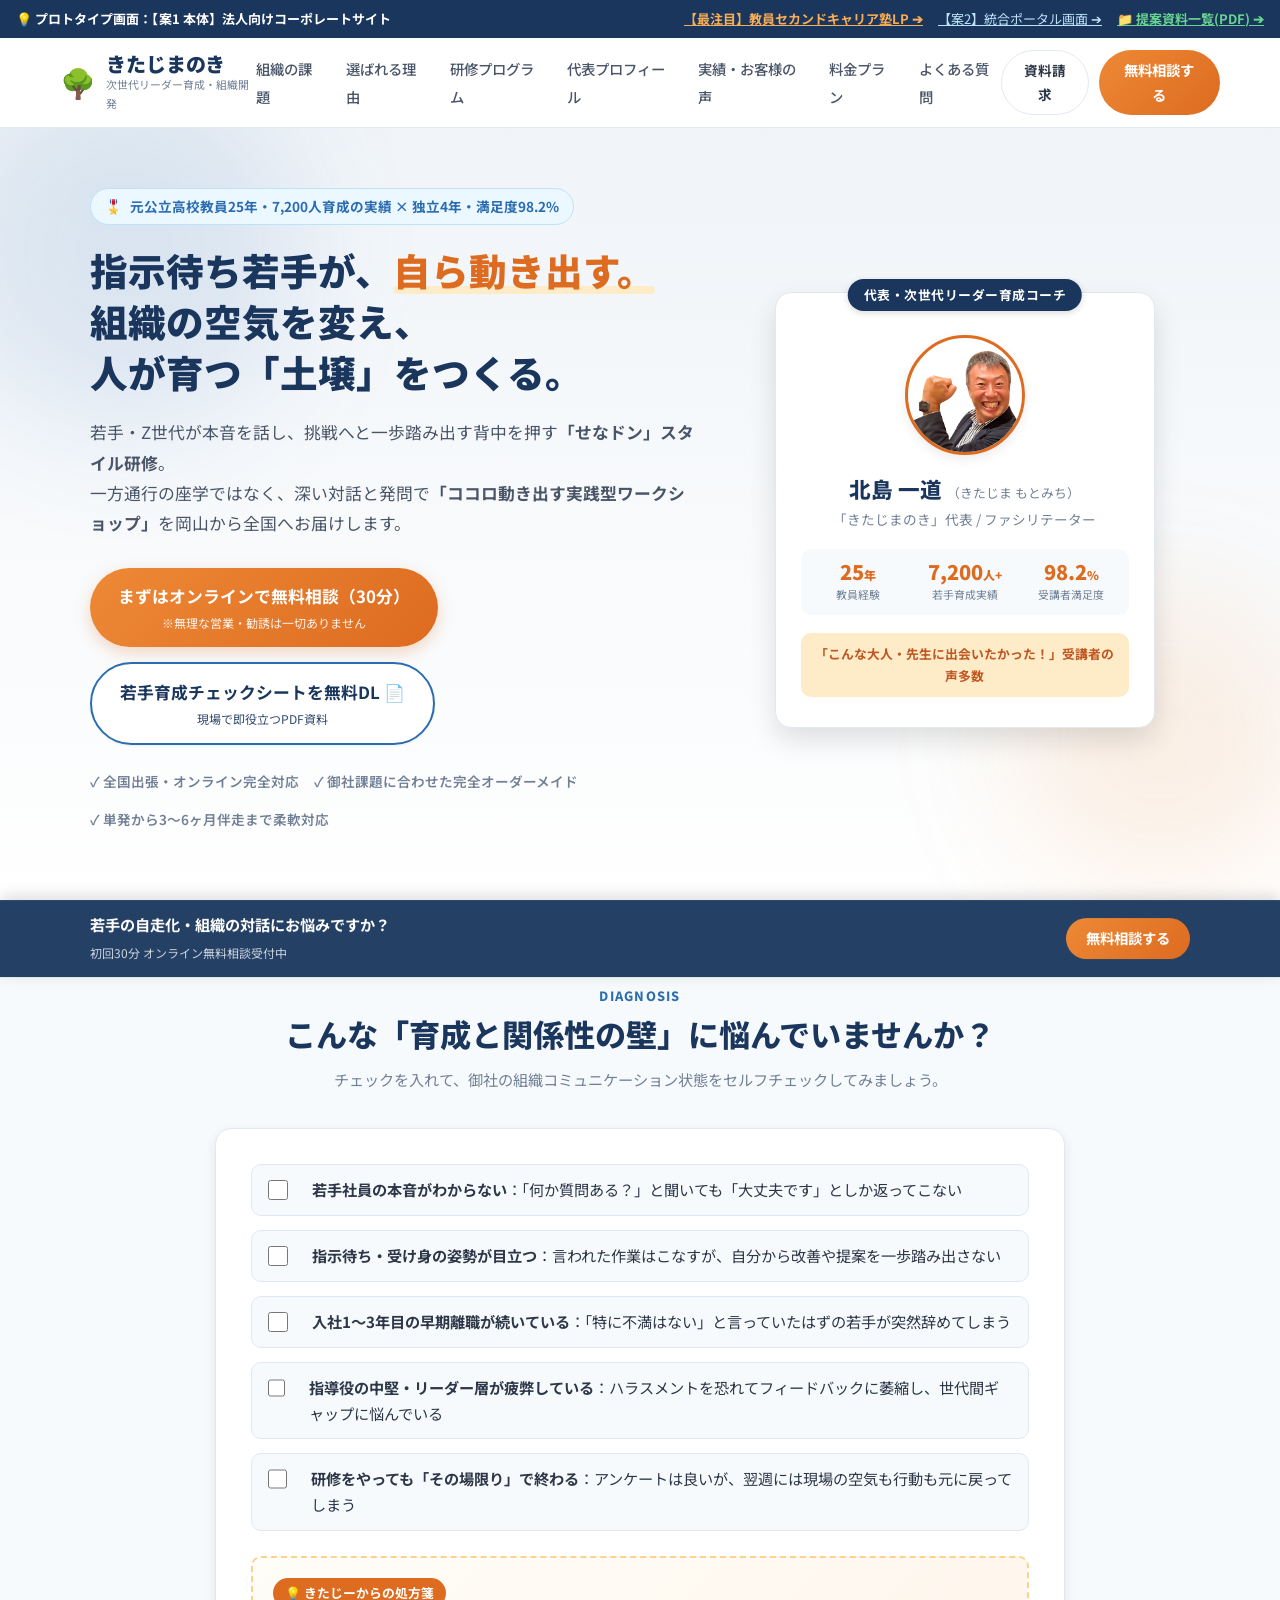
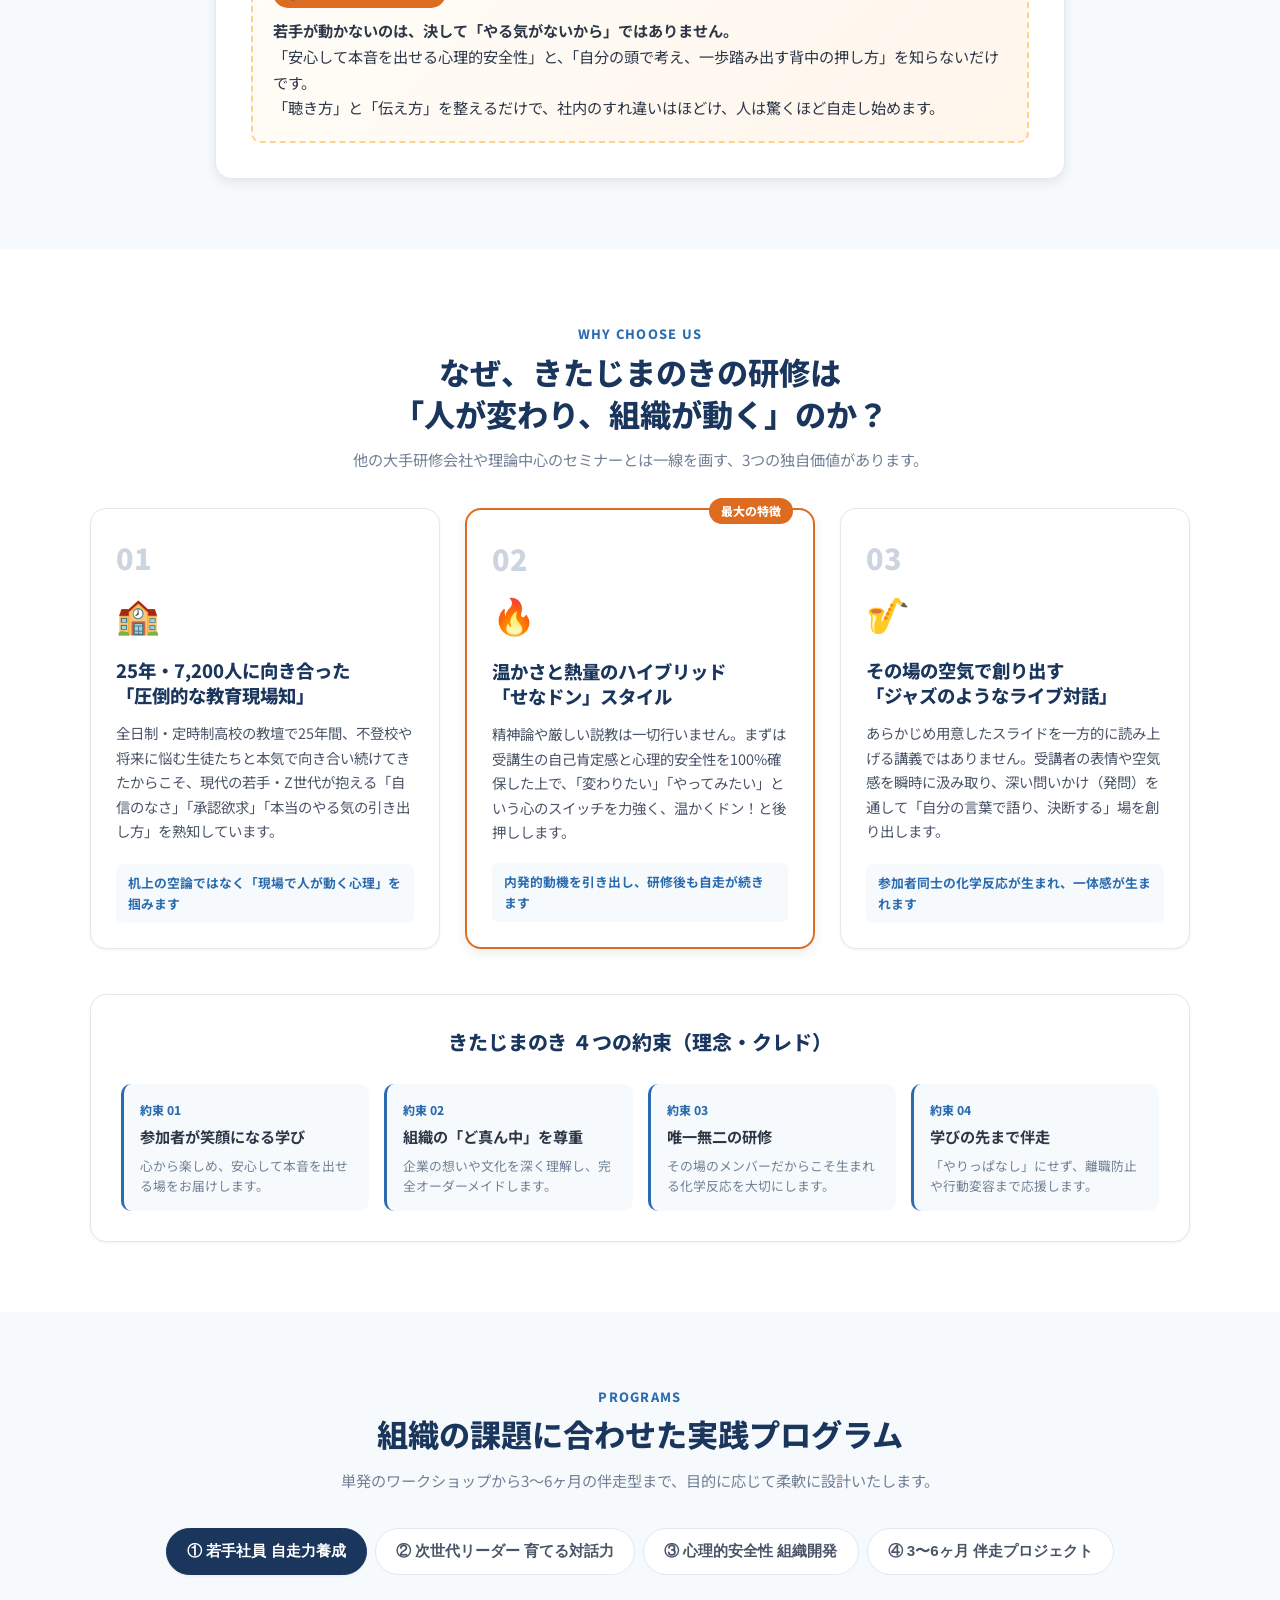
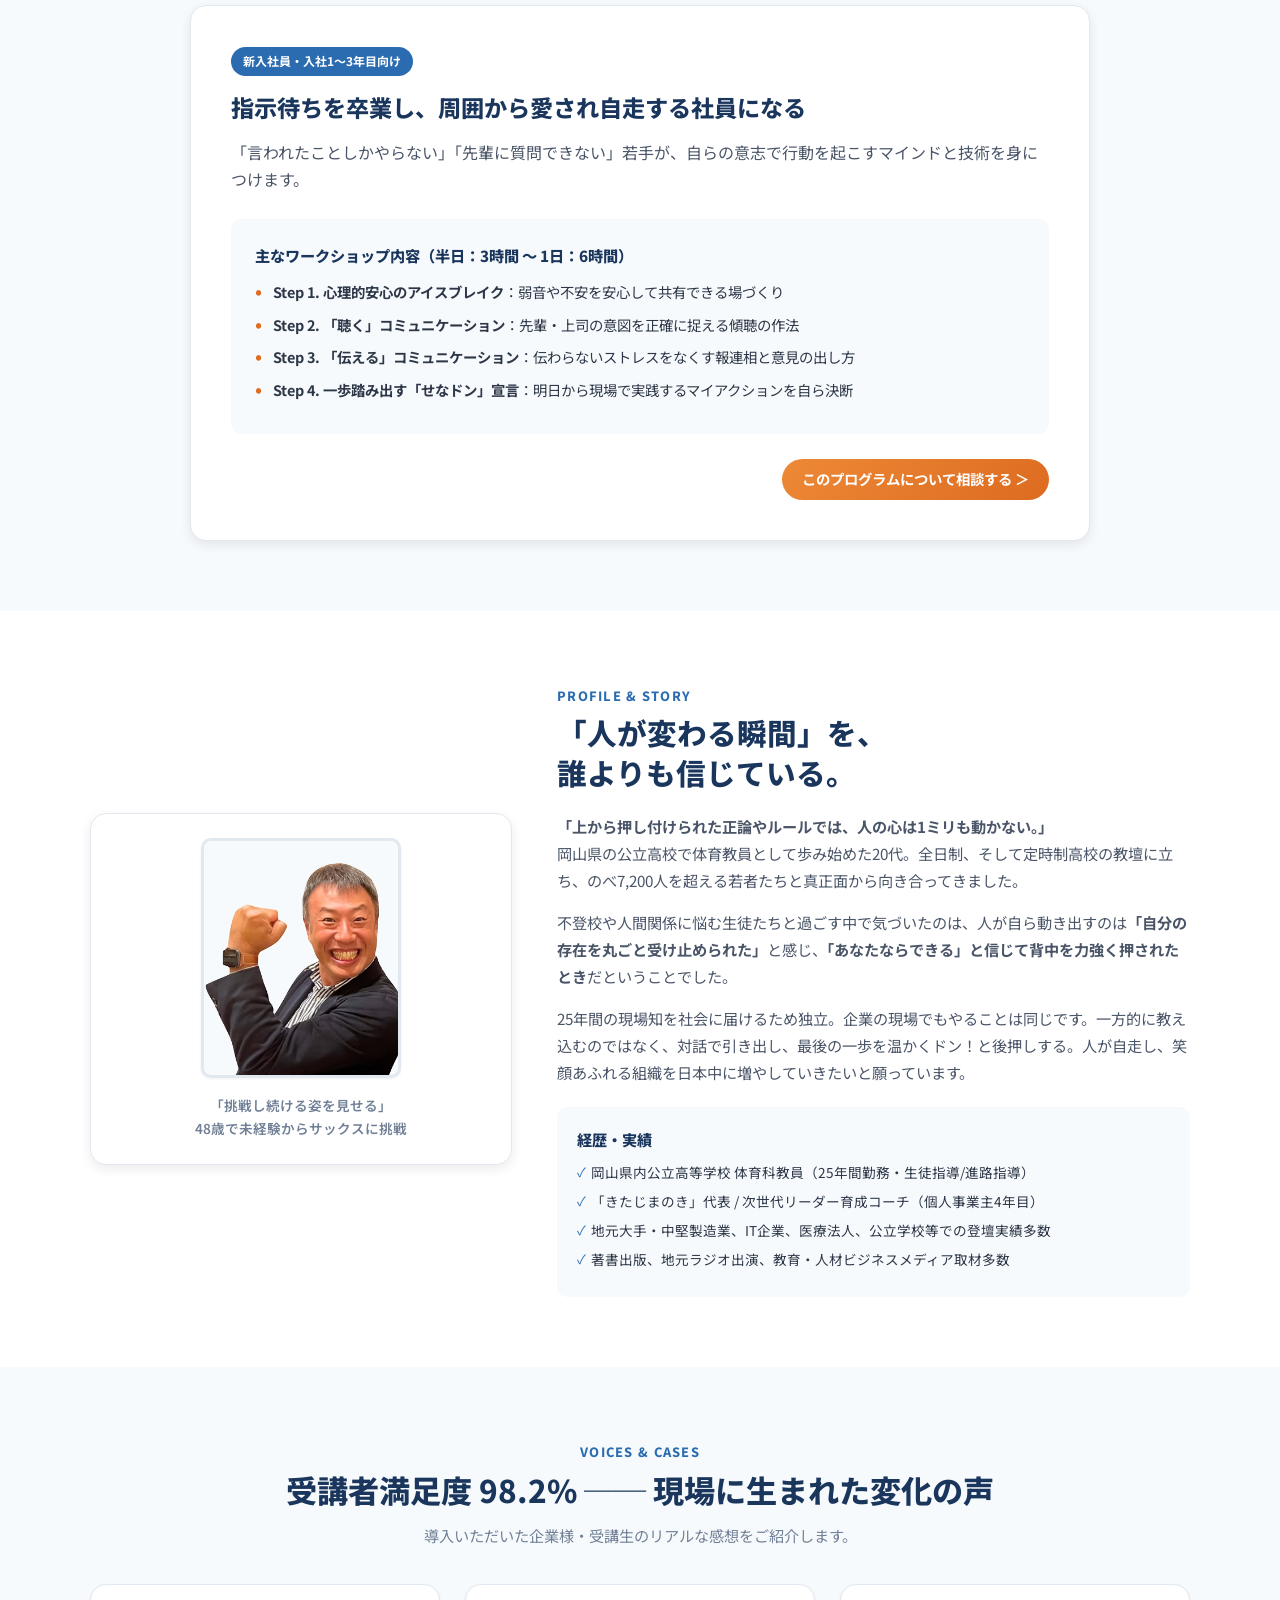
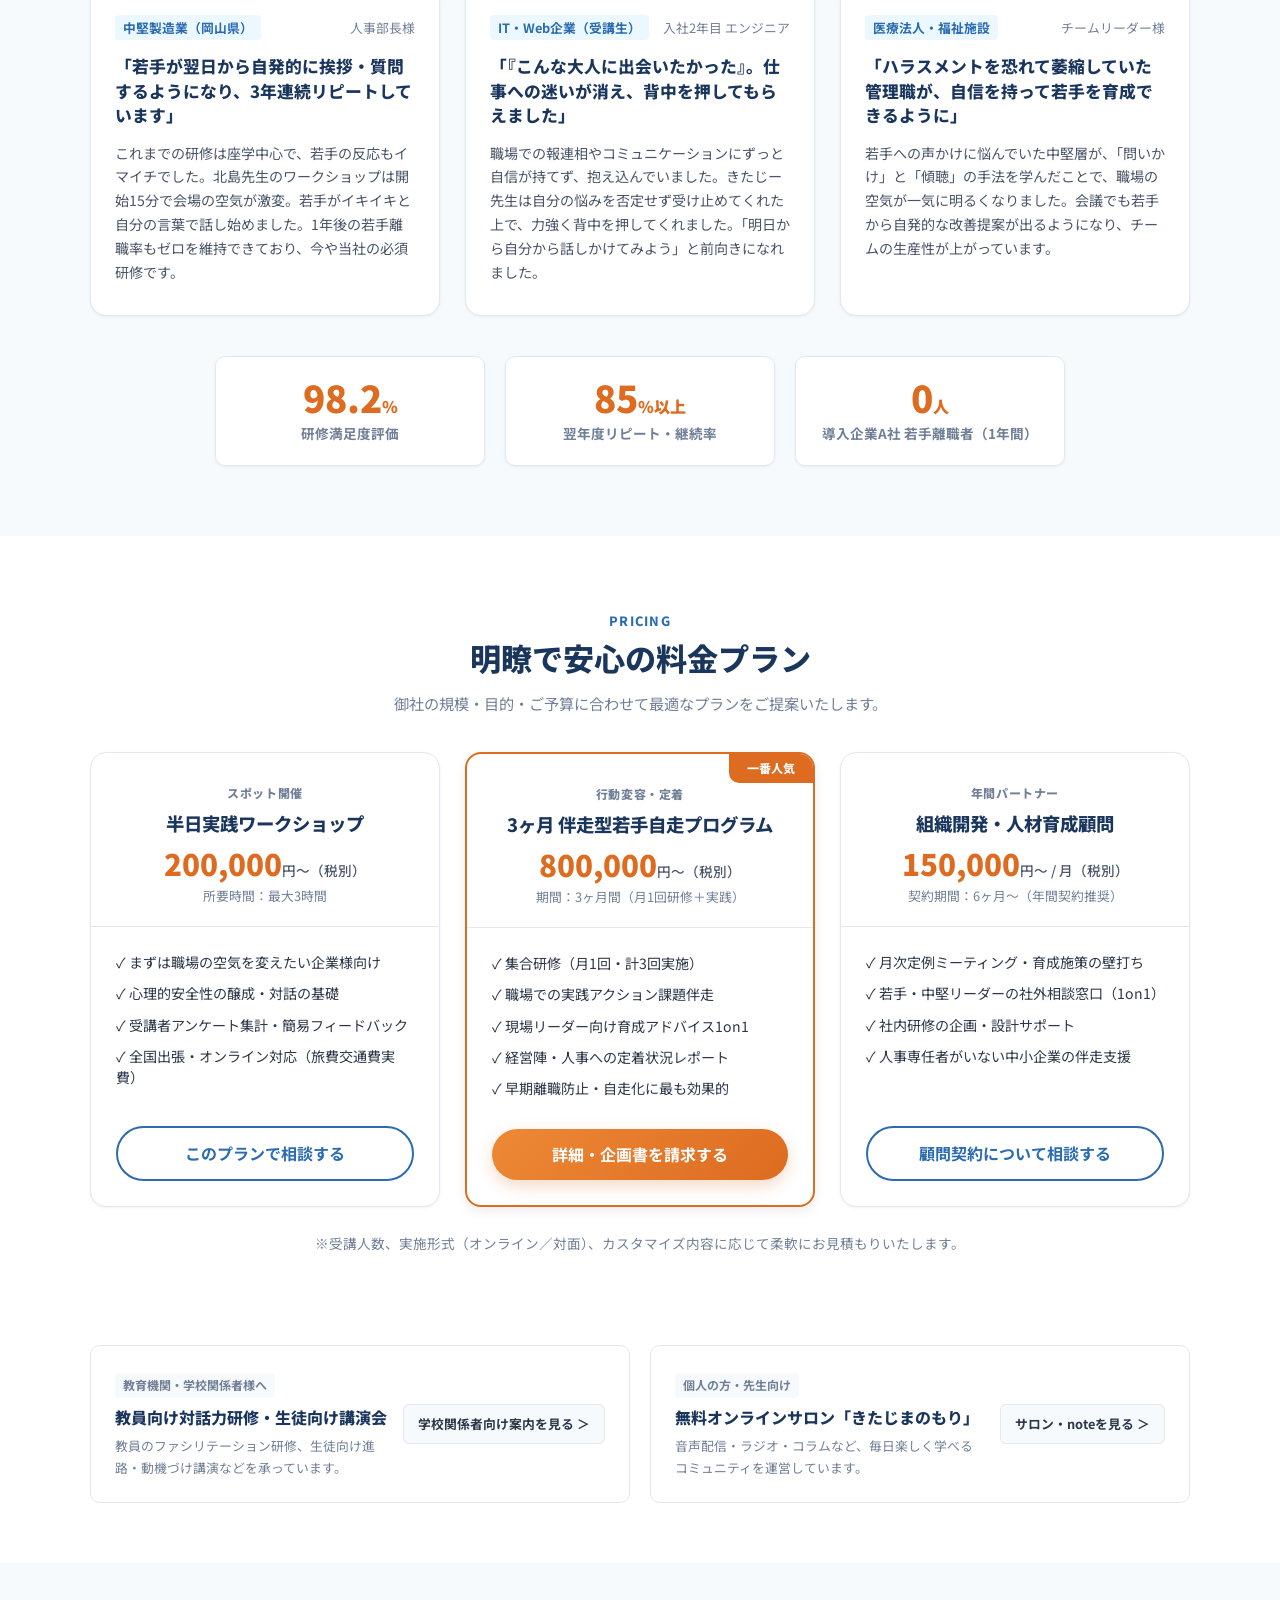
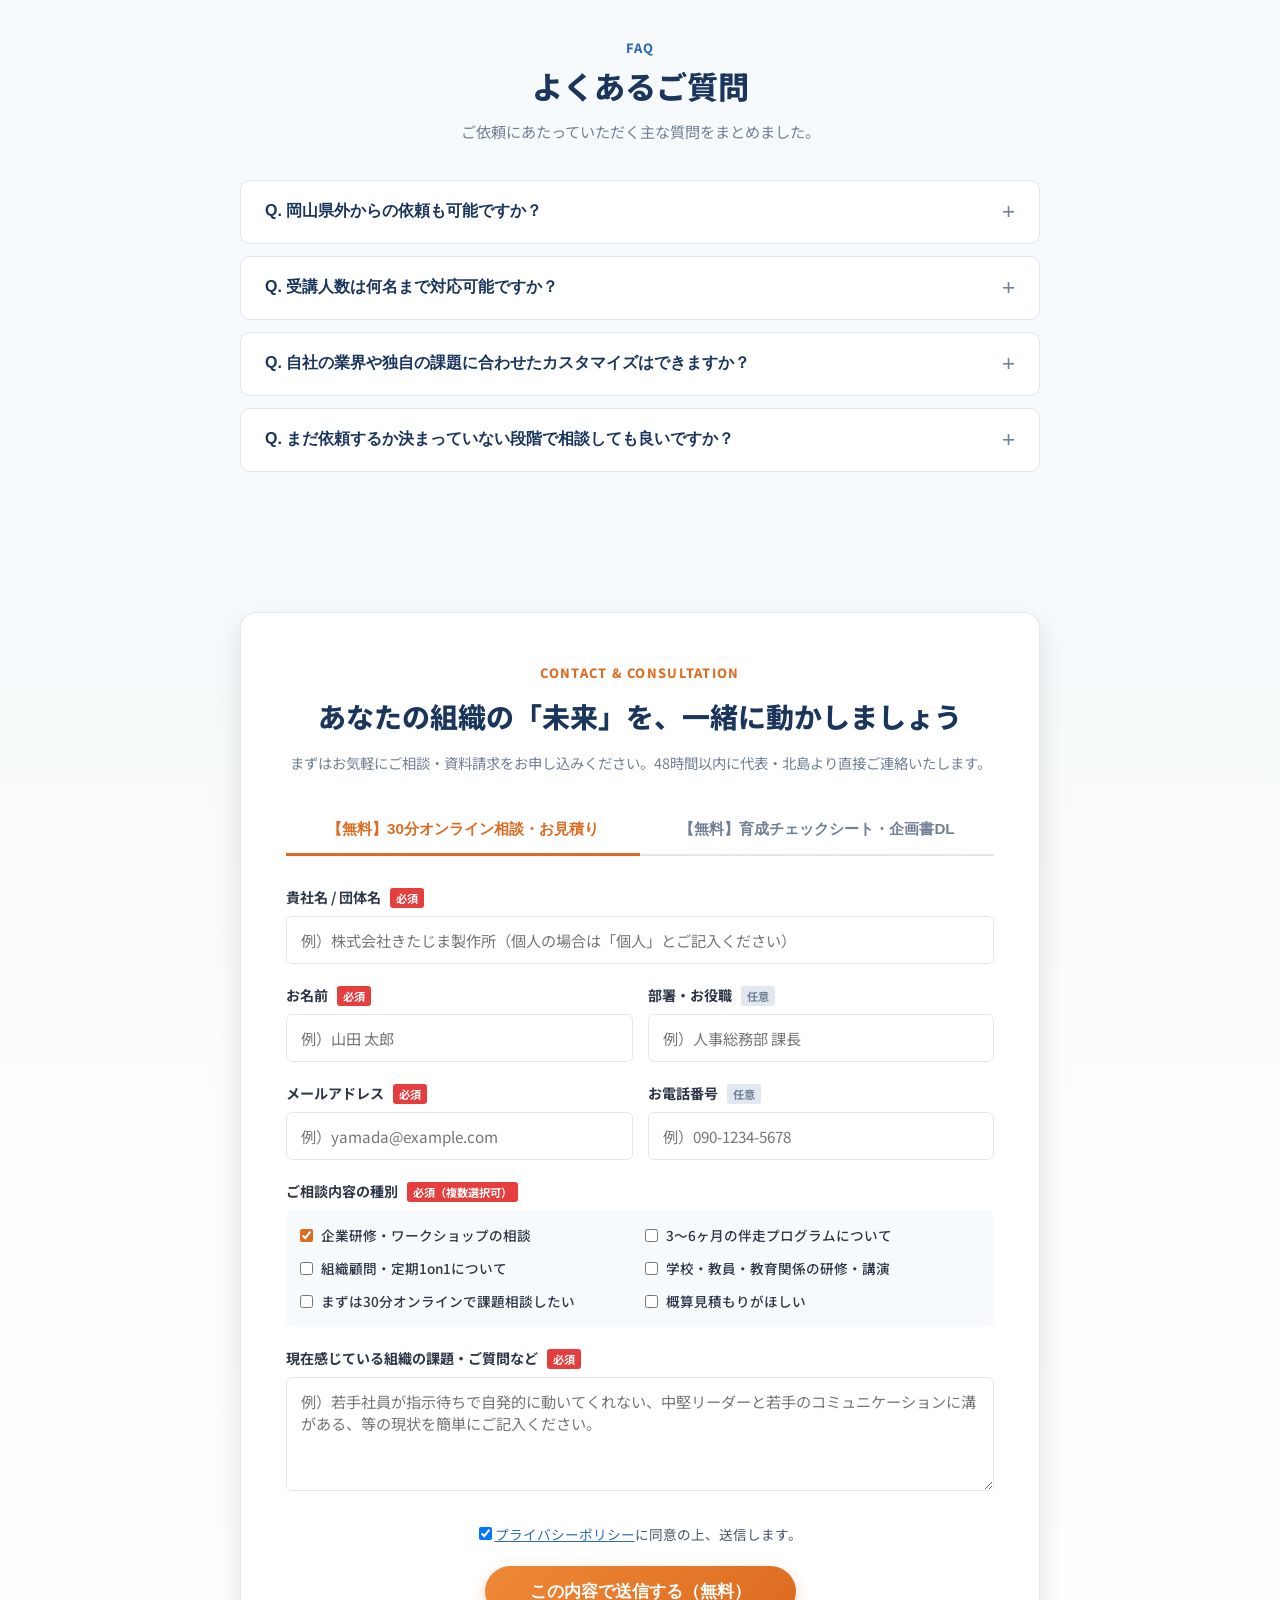
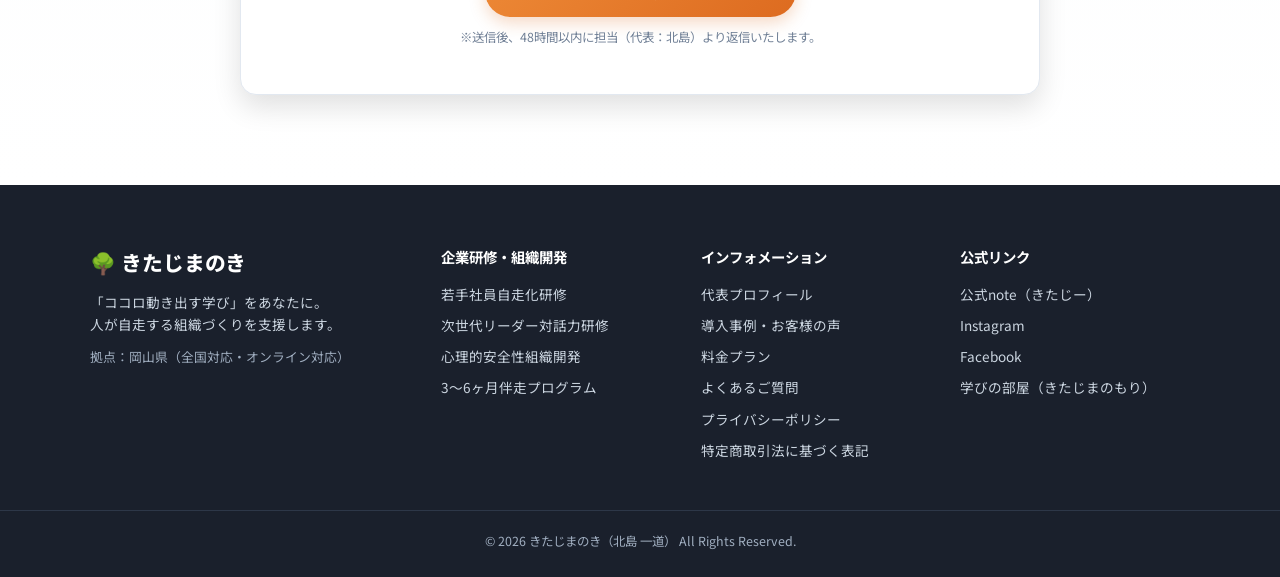
<file: index.html>
<!DOCTYPE html>
<html lang="ja">
<head>
    <meta charset="UTF-8">
    <meta name="viewport" content="width=device-width, initial-scale=1.0">
    <title>きたじまのき｜若手自走・次世代リーダー企業研修｜岡山・全国対応</title>
    <meta name="description" content="元公立高校教員25年・7,200人を育てた「きたじまのき（きたじー）」公式HP。若手の指示待ち解消、早期離職防止、心理的安全性の高い組織づくりを実現する実践型研修・ワークショップ。">
    <!-- Google Fonts -->
    <link rel="preconnect" href="https://fonts.googleapis.com">
    <link rel="preconnect" href="https://fonts.gstatic.com" crossorigin>
    <link href="https://fonts.googleapis.com/css2?family=BIZ+UDPGothic:wght@400;700&family=Inter:wght@400;600;700;800&family=Noto+Sans+JP:wght@400;500;700;900&display=swap" rel="stylesheet">
    <link rel="stylesheet" href="style.css">
</head>
<body>

    <!-- プロトタイプ・スイッチャーバー -->
    <div style="background:#1a365d; color:#fff; padding:8px 16px; font-size:13px; display:flex; justify-content:space-between; align-items:center; z-index:9999; position:relative;">
        <div>
            <strong>💡 プロトタイプ画面：【案1 本体】法人向けコーポレートサイト</strong>
        </div>
        <div>
            <a href="teacher_lp.html" style="color:#f6ad55; text-decoration:underline; margin-left:12px; font-weight:bold;">【最注目】教員セカンドキャリア塾LP ➔</a>
            <a href="portal.html" style="color:#bee3f8; text-decoration:underline; margin-left:12px;">【案2】統合ポータル画面 ➔</a>
            <a href="materials/" style="color:#68d391; text-decoration:underline; margin-left:12px; font-weight:bold;">📁 提案資料一覧(PDF) ➔</a>
        </div>
    </div>

    <!-- ヘッダー -->
    <header class="site-header" id="header">
        <div class="header-container">
            <a href="#" class="header-logo">
                <span class="logo-mark">🌳</span>
                <div class="logo-text">
                    <span class="logo-main">きたじまのき</span>
                    <span class="logo-sub">次世代リーダー育成・組織開発</span>
                </div>
            </a>
            
            <nav class="desktop-nav">
                <ul class="nav-links">
                    <li><a href="#issues">組織の課題</a></li>
                    <li><a href="#strengths">選ばれる理由</a></li>
                    <li><a href="#services">研修プログラム</a></li>
                    <li><a href="#about">代表プロフィール</a></li>
                    <li><a href="#cases">実績・お客様の声</a></li>
                    <li><a href="#pricing">料金プラン</a></li>
                    <li><a href="#faq">よくある質問</a></li>
                </ul>
            </nav>

            <div class="header-cta">
                <a href="#contact" class="btn btn-outline-sm btn-doc">資料請求</a>
                <a href="#contact" class="btn btn-primary-sm btn-consult">無料相談する</a>
            </div>

            <!-- モバイルハンバーガー -->
            <button class="mobile-menu-btn" id="mobileMenuBtn" aria-label="メニューを開く">
                <span></span>
                <span></span>
                <span></span>
            </button>
        </div>

        <!-- モバイルナビメニュー -->
        <div class="mobile-nav" id="mobileNav">
            <ul>
                <li><a href="#issues" class="mobile-link">組織の課題</a></li>
                <li><a href="#strengths" class="mobile-link">選ばれる理由</a></li>
                <li><a href="#services" class="mobile-link">研修プログラム</a></li>
                <li><a href="#about" class="mobile-link">代表プロフィール</a></li>
                <li><a href="#cases" class="mobile-link">実績・お客様の声</a></li>
                <li><a href="#pricing" class="mobile-link">料金プラン</a></li>
                <li><a href="#faq" class="mobile-link">よくある質問</a></li>
            </ul>
            <div class="mobile-cta-group">
                <a href="#contact" class="btn btn-primary btn-block mobile-link">無料オンライン相談（30分）</a>
                <a href="#contact" class="btn btn-secondary btn-block mobile-link" style="margin-top: 10px;">育成資料ダウンロード</a>
            </div>
        </div>
    </header>

    <main>
        <!-- ヒーローセクション -->
        <section class="hero-section">
            <div class="hero-bg-shapes">
                <div class="shape shape-1"></div>
                <div class="shape shape-2"></div>
                <div class="shape shape-3"></div>
            </div>
            <div class="container hero-container">
                <div class="hero-content">
                    <div class="hero-badge">
                        <span class="badge-icon">🎖️</span>
                        <span>元公立高校教員25年・7,200人育成の実績 × 独立4年・満足度98.2%</span>
                    </div>
                    <h1 class="hero-title">
                        指示待ち若手が、<span class="text-highlight">自ら動き出す。</span><br>
                        組織の空気を変え、<br class="br-sp">人が育つ「土壌」をつくる。
                    </h1>
                    <p class="hero-desc">
                        若手・Z世代が本音を話し、挑戦へと一歩踏み出す背中を押す<strong>「せなドン」スタイル研修</strong>。<br>
                        一方通行の座学ではなく、深い対話と発問で<strong>「ココロ動き出す実践型ワークショップ」</strong>を岡山から全国へお届けします。
                    </p>
                    <div class="hero-actions">
                        <a href="#contact" class="btn btn-primary btn-hero">
                            <span class="btn-main-txt">まずはオンラインで無料相談（30分）</span>
                            <span class="btn-sub-txt">※無理な営業・勧誘は一切ありません</span>
                        </a>
                        <a href="#contact" class="btn btn-secondary btn-hero">
                            <span class="btn-main-txt">若手育成チェックシートを無料DL 📄</span>
                            <span class="btn-sub-txt">現場で即役立つPDF資料</span>
                        </a>
                    </div>
                    <div class="hero-points">
                        <div class="point-item">✓ 全国出張・オンライン完全対応</div>
                        <div class="point-item">✓ 御社課題に合わせた完全オーダーメイド</div>
                        <div class="point-item">✓ 単発から3〜6ヶ月伴走まで柔軟対応</div>
                    </div>
                </div>

                <div class="hero-visual">
                    <div class="hero-profile-card">
                        <div class="card-tag">代表・次世代リーダー育成コーチ</div>
                        <div class="profile-avatar-wrap">
                            <div class="avatar-circle">
                                <img src="kitaji_avatar.png" alt="北島 一道（きたじー）">
                            </div>
                        </div>
                        <h3 class="profile-name">北島 一道 <span class="profile-reading">（きたじま もとみち）</span></h3>
                        <p class="profile-sub">「きたじまのき」代表 / ファシリテーター</p>
                        <div class="stat-boxes">
                            <div class="stat-box">
                                <span class="stat-num">25<small>年</small></span>
                                <span class="stat-lbl">教員経験</span>
                            </div>
                            <div class="stat-box">
                                <span class="stat-num">7,200<small>人+</small></span>
                                <span class="stat-lbl">若手育成実績</span>
                            </div>
                            <div class="stat-box">
                                <span class="stat-num">98.2<small>%</small></span>
                                <span class="stat-lbl">受講者満足度</span>
                            </div>
                        </div>
                        <div class="voice-bubble">
                            「こんな大人・先生に出会いたかった！」受講者の声多数
                        </div>
                    </div>
                </div>
            </div>
        </section>

        <!-- 組織の悩み診断セクション -->
        <section class="issues-section" id="issues">
            <div class="container">
                <div class="section-heading text-center">
                    <span class="section-tag">DIAGNOSIS</span>
                    <h2 class="section-title">こんな「育成と関係性の壁」に悩んでいませんか？</h2>
                    <p class="section-subtitle">チェックを入れて、御社の組織コミュニケーション状態をセルフチェックしてみましょう。</p>
                </div>

                <div class="diagnosis-card">
                    <div class="checklist" id="diagnosisChecklist">
                        <label class="check-item">
                            <input type="checkbox" class="diag-cb" value="1">
                            <span class="cb-custom"></span>
                            <span class="cb-label"><strong>若手社員の本音がわからない</strong>：「何か質問ある？」と聞いても「大丈夫です」としか返ってこない</span>
                        </label>
                        <label class="check-item">
                            <input type="checkbox" class="diag-cb" value="1">
                            <span class="cb-custom"></span>
                            <span class="cb-label"><strong>指示待ち・受け身の姿勢が目立つ</strong>：言われた作業はこなすが、自分から改善や提案を一歩踏み出さない</span>
                        </label>
                        <label class="check-item">
                            <input type="checkbox" class="diag-cb" value="1">
                            <span class="cb-custom"></span>
                            <span class="cb-label"><strong>入社1〜3年目の早期離職が続いている</strong>：「特に不満はない」と言っていたはずの若手が突然辞めてしまう</span>
                        </label>
                        <label class="check-item">
                            <input type="checkbox" class="diag-cb" value="1">
                            <span class="cb-custom"></span>
                            <span class="cb-label"><strong>指導役の中堅・リーダー層が疲弊している</strong>：ハラスメントを恐れてフィードバックに萎縮し、世代間ギャップに悩んでいる</span>
                        </label>
                        <label class="check-item">
                            <input type="checkbox" class="diag-cb" value="1">
                            <span class="cb-custom"></span>
                            <span class="cb-label"><strong>研修をやっても「その場限り」で終わる</strong>：アンケートは良いが、翌週には現場の空気も行動も元に戻ってしまう</span>
                        </label>
                    </div>

                    <div class="diagnosis-result" id="diagResult">
                        <div class="result-badge">💡 きたじーからの処方箋</div>
                        <p class="result-text">
                            <strong>若手が動かないのは、決して「やる気がないから」ではありません。</strong><br>
                            「安心して本音を出せる心理的安全性」と、「自分の頭で考え、一歩踏み出す背中の押し方」を知らないだけです。<br>
                            「聴き方」と「伝え方」を整えるだけで、社内のすれ違いはほどけ、人は驚くほど自走し始めます。
                        </p>
                    </div>
                </div>
            </div>
        </section>

        <!-- 選ばれる3つの理由 -->
        <section class="strengths-section" id="strengths">
            <div class="container">
                <div class="section-heading text-center">
                    <span class="section-tag">WHY CHOOSE US</span>
                    <h2 class="section-title">なぜ、きたじまのきの研修は<br>「人が変わり、組織が動く」のか？</h2>
                    <p class="section-subtitle">他の大手研修会社や理論中心のセミナーとは一線を画す、3つの独自価値があります。</p>
                </div>

                <div class="strengths-grid">
                    <div class="strength-card">
                        <div class="card-num">01</div>
                        <div class="strength-icon">🏫</div>
                        <h3 class="strength-title">25年・7,200人に向き合った<br>「圧倒的な教育現場知」</h3>
                        <p class="strength-desc">
                            全日制・定時制高校の教壇で25年間、不登校や将来に悩む生徒たちと本気で向き合い続けてきたからこそ、現代の若手・Z世代が抱える「自信のなさ」「承認欲求」「本当のやる気の引き出し方」を熟知しています。
                        </p>
                        <div class="strength-point">机上の空論ではなく「現場で人が動く心理」を掴みます</div>
                    </div>

                    <div class="strength-card highlight-card">
                        <div class="best-badge">最大の特徴</div>
                        <div class="card-num">02</div>
                        <div class="strength-icon">🔥</div>
                        <h3 class="strength-title">温かさと熱量のハイブリッド<br>「せなドン」スタイル</h3>
                        <p class="strength-desc">
                            精神論や厳しい説教は一切行いません。まずは受講生の自己肯定感と心理的安全性を100%確保した上で、「変わりたい」「やってみたい」という心のスイッチを力強く、温かくドン！と後押しします。
                        </p>
                        <div class="strength-point">内発的動機を引き出し、研修後も自走が続きます</div>
                    </div>

                    <div class="strength-card">
                        <div class="card-num">03</div>
                        <div class="strength-icon">🎷</div>
                        <h3 class="strength-title">その場の空気で創り出す<br>「ジャズのようなライブ対話」</h3>
                        <p class="strength-desc">
                            あらかじめ用意したスライドを一方的に読み上げる講義ではありません。受講者の表情や空気感を瞬時に汲み取り、深い問いかけ（発問）を通して「自分の言葉で語り、決断する」場を創り出します。
                        </p>
                        <div class="strength-point">参加者同士の化学反応が生まれ、一体感が生まれます</div>
                    </div>
                </div>

                <!-- 4つの約束 -->
                <div class="commitments-box">
                    <h3 class="commitments-title">きたじまのき ４つの約束（理念・クレド）</h3>
                    <div class="commitments-grid">
                        <div class="commit-item">
                            <span class="commit-num">約束 01</span>
                            <h4>参加者が笑顔になる学び</h4>
                            <p>心から楽しめ、安心して本音を出せる場をお届けします。</p>
                        </div>
                        <div class="commit-item">
                            <span class="commit-num">約束 02</span>
                            <h4>組織の「ど真ん中」を尊重</h4>
                            <p>企業の想いや文化を深く理解し、完全オーダーメイドします。</p>
                        </div>
                        <div class="commit-item">
                            <span class="commit-num">約束 03</span>
                            <h4>唯一無二の研修</h4>
                            <p>その場のメンバーだからこそ生まれる化学反応を大切にします。</p>
                        </div>
                        <div class="commit-item">
                            <span class="commit-num">約束 04</span>
                            <h4>学びの先まで伴走</h4>
                            <p>「やりっぱなし」にせず、離職防止や行動変容まで応援します。</p>
                        </div>
                    </div>
                </div>
            </div>
        </section>

        <!-- 研修プログラム・サービス案内 -->
        <section class="services-section" id="services">
            <div class="container">
                <div class="section-heading text-center">
                    <span class="section-tag">PROGRAMS</span>
                    <h2 class="section-title">組織の課題に合わせた実践プログラム</h2>
                    <p class="section-subtitle">単発のワークショップから3〜6ヶ月の伴走型まで、目的に応じて柔軟に設計いたします。</p>
                </div>

                <!-- プログラムタブ -->
                <div class="program-tabs">
                    <button class="tab-btn active" data-tab="tab1">① 若手社員 自走力養成</button>
                    <button class="tab-btn" data-tab="tab2">② 次世代リーダー 育てる対話力</button>
                    <button class="tab-btn" data-tab="tab3">③ 心理的安全性 組織開発</button>
                    <button class="tab-btn" data-tab="tab4">④ 3〜6ヶ月 伴走プロジェクト</button>
                </div>

                <div class="program-tab-contents">
                    <!-- タブ1 -->
                    <div class="tab-pane active" id="tab1">
                        <div class="program-detail-card">
                            <div class="program-badge">新入社員・入社1〜3年目向け</div>
                            <h3>指示待ちを卒業し、周囲から愛され自走する社員になる</h3>
                            <p class="program-lead">「言われたことしかやらない」「先輩に質問できない」若手が、自らの意志で行動を起こすマインドと技術を身につけます。</p>
                            
                            <div class="curriculum-box">
                                <h4>主なワークショップ内容（半日：3時間 〜 1日：6時間）</h4>
                                <ul class="curriculum-list">
                                    <li><strong>Step 1. 心理的安心のアイスブレイク</strong>：弱音や不安を安心して共有できる場づくり</li>
                                    <li><strong>Step 2. 「聴く」コミュニケーション</strong>：先輩・上司の意図を正確に捉える傾聴の作法</li>
                                    <li><strong>Step 3. 「伝える」コミュニケーション</strong>：伝わらないストレスをなくす報連相と意見の出し方</li>
                                    <li><strong>Step 4. 一歩踏み出す「せなドン」宣言</strong>：明日から現場で実践するマイアクションを自ら決断</li>
                                </ul>
                            </div>
                            <div class="program-cta">
                                <a href="#contact" class="btn btn-primary-sm">このプログラムについて相談する ＞</a>
                            </div>
                        </div>
                    </div>

                    <!-- タブ2 -->
                    <div class="tab-pane" id="tab2">
                        <div class="program-detail-card">
                            <div class="program-badge">中堅・主任・係長・新任管理職向け</div>
                            <h3>若手の本音を引き出し、自発性を育てる「伴走型リーダーシップ」</h3>
                            <p class="program-lead">「どう声をかけたらいいか分からない」と悩むリーダーが、問いかけ（発問）と傾聴でチームを引っ張る力を身につけます。</p>
                            
                            <div class="curriculum-box">
                                <h4>主なワークショップ内容（半日：3時間 〜 1日：6時間）</h4>
                                <ul class="curriculum-list">
                                    <li><strong>Step 1. 現代の若手心理の構造理解</strong>：教員25年の現場知から紐解くZ世代の本音</li>
                                    <li><strong>Step 2. 答えを与えない「発問（問いかけ）」技術</strong>：若手に考えさせ、気づかせる質問力</li>
                                    <li><strong>Step 3. 心理的安全性を高めるフィードバック</strong>：叱責ではなく成長を促す伝え方</li>
                                    <li><strong>Step 4. チーム対話のファシリテーション</strong>：会議で意見が活発に飛び交う場づくりの実践</li>
                                </ul>
                            </div>
                            <div class="program-cta">
                                <a href="#contact" class="btn btn-primary-sm">このプログラムについて相談する ＞</a>
                            </div>
                        </div>
                    </div>

                    <!-- タブ3 -->
                    <div class="tab-pane" id="tab3">
                        <div class="program-detail-card">
                            <div class="program-badge">全社・事業部・特定チーム向け</div>
                            <h3>言いたいことが言える、助け合いが自然に生まれる職場づくり</h3>
                            <p class="program-lead">世代間や部署間のギクシャクした関係をほどき、お互いの違いを面白がりながら協働できる強いチームの土壌をつくります。</p>
                            
                            <div class="curriculum-box">
                                <h4>主なワークショップ内容（半日：3時間）</h4>
                                <ul class="curriculum-list">
                                    <li><strong>Step 1. 組織の健康診断ワーク</strong>：うちのチームの「関係の質」を可視化する</li>
                                    <li><strong>Step 2. 自己理解と他者理解</strong>：お互いの「大切にしている価値観」を共有する</li>
                                    <li><strong>Step 3. 違いを力に変えるコミュニケーション</strong>：異なる強みを掛け合わせる対話実習</li>
                                    <li><strong>Step 4. チームの「共通ルール」策定</strong>：明日から職場で実践する合意形成</li>
                                </ul>
                            </div>
                            <div class="program-cta">
                                <a href="#contact" class="btn btn-primary-sm">このプログラムについて相談する ＞</a>
                            </div>
                        </div>
                    </div>

                    <!-- タブ4 -->
                    <div class="tab-pane" id="tab4">
                        <div class="program-detail-card highlight-pane">
                            <div class="program-badge" style="background:#DD6B20;">定着率No.1・推奨プログラム</div>
                            <h3>【3〜6ヶ月】若手定着・自走化プロジェクト（伴走型）</h3>
                            <p class="program-lead">「研修で学んで終わり」にしない。現場での実践、個別1on1、効果検証を組み合わせ、組織の行動変容を確実にするプログラムです。</p>
                            
                            <div class="curriculum-box">
                                <h4>伴走の流れとサポート体制</h4>
                                <ul class="curriculum-list">
                                    <li><strong>月1回の集合ワークショップ</strong>：段階的にスキルとマインドをステップアップ</li>
                                    <li><strong>現場実践課題（アクションプラン）</strong>：学んだことを翌週の職場で実践</li>
                                    <li><strong>現場リーダーとの個別1on1</strong>：育成の悩みや進捗を北島が直接サポート</li>
                                    <li><strong>経営陣・人事への定着レポート</strong>：組織の変化を可視化して共有</li>
                                </ul>
                            </div>
                            <div class="program-cta">
                                <a href="#contact" class="btn btn-primary-sm">伴走プランの詳細・企画書を請求する ＞</a>
                            </div>
                        </div>
                    </div>
                </div>
            </div>
        </section>

        <!-- 代表プロフィール（きたじーのストーリー） -->
        <section class="profile-section" id="about">
            <div class="container">
                <div class="profile-layout">
                    <div class="profile-photo-area">
                        <div class="profile-frame">
                            <div class="profile-photo">
                                <img src="kitaji_profile.png" alt="北島 一道（きたじー）">
                            </div>
                            <div class="profile-caption">「挑戦し続ける姿を見せる」<br>48歳で未経験からサックスに挑戦</div>
                        </div>
                    </div>

                    <div class="profile-text-area">
                        <span class="section-tag">PROFILE & STORY</span>
                        <h2 class="profile-heading">「人が変わる瞬間」を、<br>誰よりも信じている。</h2>
                        <div class="profile-story">
                            <p class="story-p">
                                <strong>「上から押し付けられた正論やルールでは、人の心は1ミリも動かない。」</strong><br>
                                岡山県の公立高校で体育教員として歩み始めた20代。全日制、そして定時制高校の教壇に立ち、のべ7,200人を超える若者たちと真正面から向き合ってきました。
                            </p>
                            <p class="story-p">
                                不登校や人間関係に悩む生徒たちと過ごす中で気づいたのは、人が自ら動き出すのは<strong>「自分の存在を丸ごと受け止められた」</strong>と感じ、<strong>「あなたならできる」と信じて背中を力強く押されたとき</strong>だということでした。
                            </p>
                            <p class="story-p">
                                25年間の現場知を社会に届けるため独立。企業の現場でもやることは同じです。一方的に教え込むのではなく、対話で引き出し、最後の一歩を温かくドン！と後押しする。人が自走し、笑顔あふれる組織を日本中に増やしていきたいと願っています。
                            </p>
                        </div>

                        <div class="profile-history">
                            <h4>経歴・実績</h4>
                            <ul>
                                <li>岡山県内公立高等学校 体育科教員（25年間勤務・生徒指導/進路指導）</li>
                                <li>「きたじまのき」代表 / 次世代リーダー育成コーチ（個人事業主4年目）</li>
                                <li>地元大手・中堅製造業、IT企業、医療法人、公立学校等での登壇実績多数</li>
                                <li>著書出版、地元ラジオ出演、教育・人材ビジネスメディア取材多数</li>
                            </ul>
                        </div>
                    </div>
                </div>
            </div>
        </section>

        <!-- 実績・お客様の声 -->
        <section class="cases-section" id="cases">
            <div class="container">
                <div class="section-heading text-center">
                    <span class="section-tag">VOICES & CASES</span>
                    <h2 class="section-title">受講者満足度 98.2% ── 現場に生まれた変化の声</h2>
                    <p class="section-subtitle">導入いただいた企業様・受講生のリアルな感想をご紹介します。</p>
                </div>

                <div class="voices-grid">
                    <div class="voice-card">
                        <div class="voice-header">
                            <span class="corp-type">中堅製造業（岡山県）</span>
                            <span class="person-role">人事部長様</span>
                        </div>
                        <h3 class="voice-title">「若手が翌日から自発的に挨拶・質問するようになり、3年連続リピートしています」</h3>
                        <p class="voice-body">
                            これまでの研修は座学中心で、若手の反応もイマイチでした。北島先生のワークショップは開始15分で会場の空気が激変。若手がイキイキと自分の言葉で話し始めました。1年後の若手離職率もゼロを維持できており、今や当社の必須研修です。
                        </p>
                    </div>

                    <div class="voice-card">
                        <div class="voice-header">
                            <span class="corp-type">IT・Web企業（受講生）</span>
                            <span class="person-role">入社2年目 エンジニア</span>
                        </div>
                        <h3 class="voice-title">「『こんな大人に出会いたかった』。仕事への迷いが消え、背中を押してもらえました」</h3>
                        <p class="voice-body">
                            職場での報連相やコミュニケーションにずっと自信が持てず、抱え込んでいました。きたじー先生は自分の悩みを否定せず受け止めてくれた上で、力強く背中を押してくれました。「明日から自分から話しかけてみよう」と前向きになれました。
                        </p>
                    </div>

                    <div class="voice-card">
                        <div class="voice-header">
                            <span class="corp-type">医療法人・福祉施設</span>
                            <span class="person-role">チームリーダー様</span>
                        </div>
                        <h3 class="voice-title">「ハラスメントを恐れて萎縮していた管理職が、自信を持って若手を育成できるように」</h3>
                        <p class="voice-body">
                            若手への声かけに悩んでいた中堅層が、「問いかけ」と「傾聴」の手法を学んだことで、職場の空気が一気に明るくなりました。会議でも若手から自発的な改善提案が出るようになり、チームの生産性が上がっています。
                        </p>
                    </div>
                </div>

                <div class="case-metrics">
                    <div class="metric-box">
                        <div class="metric-val">98.2<small>%</small></div>
                        <div class="metric-lbl">研修満足度評価</div>
                    </div>
                    <div class="metric-box">
                        <div class="metric-val">85<small>%以上</small></div>
                        <div class="metric-lbl">翌年度リピート・継続率</div>
                    </div>
                    <div class="metric-box">
                        <div class="metric-val">0<small>人</small></div>
                        <div class="metric-lbl">導入企業A社 若手離職者（1年間）</div>
                    </div>
                </div>
            </div>
        </section>

        <!-- 料金プラン -->
        <section class="pricing-section" id="pricing">
            <div class="container">
                <div class="section-heading text-center">
                    <span class="section-tag">PRICING</span>
                    <h2 class="section-title">明瞭で安心の料金プラン</h2>
                    <p class="section-subtitle">御社の規模・目的・ご予算に合わせて最適なプランをご提案いたします。</p>
                </div>

                <div class="pricing-grid">
                    <!-- プラン1 -->
                    <div class="pricing-card">
                        <div class="plan-head">
                            <span class="plan-type">スポット開催</span>
                            <h3 class="plan-name">半日実践ワークショップ</h3>
                            <div class="plan-price">200,000<span class="price-unit">円〜（税別）</span></div>
                            <p class="plan-duration">所要時間：最大3時間</p>
                        </div>
                        <div class="plan-body">
                            <ul class="plan-features">
                                <li>✓ まずは職場の空気を変えたい企業様向け</li>
                                <li>✓ 心理的安全性の醸成・対話の基礎</li>
                                <li>✓ 受講者アンケート集計・簡易フィードバック</li>
                                <li>✓ 全国出張・オンライン対応（旅費交通費実費）</li>
                            </ul>
                            <a href="#contact" class="btn btn-outline-block">このプランで相談する</a>
                        </div>
                    </div>

                    <!-- プラン2（おすすめ） -->
                    <div class="pricing-card popular">
                        <div class="popular-ribbon">一番人気</div>
                        <div class="plan-head">
                            <span class="plan-type">行動変容・定着</span>
                            <h3 class="plan-name">3ヶ月 伴走型若手自走プログラム</h3>
                            <div class="plan-price">800,000<span class="price-unit">円〜（税別）</span></div>
                            <p class="plan-duration">期間：3ヶ月間（月1回研修＋実践）</p>
                        </div>
                        <div class="plan-body">
                            <ul class="plan-features">
                                <li>✓ 集合研修（月1回・計3回実施）</li>
                                <li>✓ 職場での実践アクション課題伴走</li>
                                <li>✓ 現場リーダー向け育成アドバイス1on1</li>
                                <li>✓ 経営陣・人事への定着状況レポート</li>
                                <li>✓ 早期離職防止・自走化に最も効果的</li>
                            </ul>
                            <a href="#contact" class="btn btn-primary-block">詳細・企画書を請求する</a>
                        </div>
                    </div>

                    <!-- プラン3 -->
                    <div class="pricing-card">
                        <div class="plan-head">
                            <span class="plan-type">年間パートナー</span>
                            <h3 class="plan-name">組織開発・人材育成顧問</h3>
                            <div class="plan-price">150,000<span class="price-unit">円〜 / 月（税別）</span></div>
                            <p class="plan-duration">契約期間：6ヶ月〜（年間契約推奨）</p>
                        </div>
                        <div class="plan-body">
                            <ul class="plan-features">
                                <li>✓ 月次定例ミーティング・育成施策の壁打ち</li>
                                <li>✓ 若手・中堅リーダーの社外相談窓口（1on1）</li>
                                <li>✓ 社内研修の企画・設計サポート</li>
                                <li>✓ 人事専任者がいない中小企業の伴走支援</li>
                            </ul>
                            <a href="#contact" class="btn btn-outline-block">顧問契約について相談する</a>
                        </div>
                    </div>
                </div>

                <div class="pricing-note text-center">
                    ※受講人数、実施形式（オンライン／対面）、カスタマイズ内容に応じて柔軟にお見積もりいたします。
                </div>
            </div>
        </section>

        <!-- 他の対象者向けバナー（教育機関・個人サロン） -->
        <section class="sub-segments-section">
            <div class="container">
                <div class="sub-segments-grid">
                    <div class="sub-card">
                        <div class="sub-card-content">
                            <span class="sub-badge">教育機関・学校関係者様へ</span>
                            <h3>教員向け対話力研修・生徒向け講演会</h3>
                            <p>教員のファシリテーション研修、生徒向け進路・動機づけ講演などを承っています。</p>
                        </div>
                        <a href="#contact" class="btn btn-sub-outline">学校関係者向け案内を見る ＞</a>
                    </div>
                    <div class="sub-card">
                        <div class="sub-card-content">
                            <span class="sub-badge">個人の方・先生向け</span>
                            <h3>無料オンラインサロン「きたじまのもり」</h3>
                            <p>音声配信・ラジオ・コラムなど、毎日楽しく学べるコミュニティを運営しています。</p>
                        </div>
                        <a href="https://note.com/kita_kita" target="_blank" class="btn btn-sub-outline">サロン・noteを見る ＞</a>
                    </div>
                </div>
            </div>
        </section>

        <!-- よくある質問（FAQ） -->
        <section class="faq-section" id="faq">
            <div class="container">
                <div class="section-heading text-center">
                    <span class="section-tag">FAQ</span>
                    <h2 class="section-title">よくあるご質問</h2>
                    <p class="section-subtitle">ご依頼にあたっていただく主な質問をまとめました。</p>
                </div>

                <div class="faq-accordion">
                    <div class="faq-item">
                        <button class="faq-question">
                            <span>Q. 岡山県外からの依頼も可能ですか？</span>
                            <span class="faq-toggle">+</span>
                        </button>
                        <div class="faq-answer">
                            <p>はい、全国どこへでも出張対応いたします（交通費・宿泊費は実費精算）。また、Zoom等を活用した完全オンラインでの実施や、対面とオンラインを組み合わせたハイブリッド形式にも多数の実績がございます。</p>
                        </div>
                    </div>

                    <div class="faq-item">
                        <button class="faq-question">
                            <span>Q. 受講人数は何名まで対応可能ですか？</span>
                            <span class="faq-toggle">+</span>
                        </button>
                        <div class="faq-answer">
                            <p>5〜10名の少人数ワークショップから、数十名規模の階層別研修、100名以上の全社講演会まで対応可能です。深い対話と個人の気づきを最大化するためには、15〜25名前後のグループワークを特にお勧めしています。</p>
                        </div>
                    </div>

                    <div class="faq-item">
                        <button class="faq-question">
                            <span>Q. 自社の業界や独自の課題に合わせたカスタマイズはできますか？</span>
                            <span class="faq-toggle">+</span>
                        </button>
                        <div class="faq-answer">
                            <p>もちろんです。「きたじまのき」では既成のマニュアルをそのまま行う研修はいたしません。事前のヒアリングで御社の理念、職場のリアルなお困りごと、目指すゴールをお伺いし、完全オーダーメイドで設計します。</p>
                        </div>
                    </div>

                    <div class="faq-item">
                        <button class="faq-question">
                            <span>Q. まだ依頼するか決まっていない段階で相談しても良いですか？</span>
                            <span class="faq-toggle">+</span>
                        </button>
                        <div class="faq-answer">
                            <p>大歓迎です。初回30分のオンライン無料相談（Zoom等）を随時承っております。「現状の職場の空気をどうにかしたい」「他社での事例を知りたい」という情報交換・課題整理の場として気軽にご活用ください。無理な勧誘は一切ございません。</p>
                        </div>
                    </div>
                </div>
            </div>
        </section>

        <!-- お問い合わせ・資料請求フォーム -->
        <section class="contact-section" id="contact">
            <div class="container">
                <div class="contact-box">
                    <div class="contact-header text-center">
                        <span class="contact-tag">CONTACT & CONSULTATION</span>
                        <h2>あなたの組織の「未来」を、一緒に動かしましょう</h2>
                        <p>まずはお気軽にご相談・資料請求をお申し込みください。48時間以内に代表・北島より直接ご連絡いたします。</p>
                    </div>

                    <!-- フォームタブ切り替え -->
                    <div class="contact-tabs">
                        <button class="form-tab-btn active" data-form="consult">【無料】30分オンライン相談・お見積り</button>
                        <button class="form-tab-btn" data-form="doc">【無料】育成チェックシート・企画書DL</button>
                    </div>

                    <!-- フォーム本体 -->
                    <form class="contact-form" id="contactForm">
                        <div class="form-group">
                            <label>貴社名 / 団体名 <span class="required">必須</span></label>
                            <input type="text" placeholder="例）株式会社きたじま製作所（個人の場合は「個人」とご記入ください）" required>
                        </div>

                        <div class="form-row">
                            <div class="form-group col-half">
                                <label>お名前 <span class="required">必須</span></label>
                                <input type="text" placeholder="例）山田 太郎" required>
                            </div>
                            <div class="form-group col-half">
                                <label>部署・お役職 <span class="optional">任意</span></label>
                                <input type="text" placeholder="例）人事総務部 課長">
                            </div>
                        </div>

                        <div class="form-row">
                            <div class="form-group col-half">
                                <label>メールアドレス <span class="required">必須</span></label>
                                <input type="email" placeholder="例）yamada@example.com" required>
                            </div>
                            <div class="form-group col-half">
                                <label>お電話番号 <span class="optional">任意</span></label>
                                <input type="tel" placeholder="例）090-1234-5678">
                            </div>
                        </div>

                        <div class="form-group" id="consultTypeGroup">
                            <label>ご相談内容の種別 <span class="required">必須（複数選択可）</span></label>
                            <div class="checkbox-grid">
                                <label><input type="checkbox" name="type" checked> 企業研修・ワークショップの相談</label>
                                <label><input type="checkbox" name="type"> 3〜6ヶ月の伴走プログラムについて</label>
                                <label><input type="checkbox" name="type"> 組織顧問・定期1on1について</label>
                                <label><input type="checkbox" name="type"> 学校・教員・教育関係の研修・講演</label>
                                <label><input type="checkbox" name="type"> まずは30分オンラインで課題相談したい</label>
                                <label><input type="checkbox" name="type"> 概算見積もりがほしい</label>
                            </div>
                        </div>

                        <div class="form-group">
                            <label>現在感じている組織の課題・ご質問など <span class="required">必須</span></label>
                            <textarea rows="4" placeholder="例）若手社員が指示待ちで自発的に動いてくれない、中堅リーダーと若手のコミュニケーションに溝がある、等の現状を簡単にご記入ください。" required></textarea>
                        </div>

                        <div class="privacy-agreement text-center">
                            <label>
                                <input type="checkbox" required checked> <a href="https://www.kitazimanoki.com/privacy-policy" target="_blank">プライバシーポリシー</a>に同意の上、送信します。
                            </label>
                        </div>

                        <div class="form-submit text-center">
                            <button type="submit" class="btn btn-primary btn-submit">
                                この内容で送信する（無料）
                            </button>
                            <p class="submit-note">※送信後、48時間以内に担当（代表：北島）より返信いたします。</p>
                        </div>
                    </form>

                    <!-- 送信完了メッセージ（初期非表示） -->
                    <div class="form-success-message" id="formSuccess" style="display: none;">
                        <div class="success-icon">🎉</div>
                        <h3>お問い合わせありがとうございます！</h3>
                        <p>送信が正常に完了いたしました。内容を確認の上、通常48時間以内に代表・北島より直接ご連絡差し上げます。</p>
                    </div>
                </div>
            </div>
        </section>
    </main>

    <!-- フッター -->
    <footer class="site-footer">
        <div class="container footer-container">
            <div class="footer-brand">
                <div class="footer-logo">🌳 きたじまのき</div>
                <p class="footer-catch">「ココロ動き出す学び」をあなたに。<br>人が自走する組織づくりを支援します。</p>
                <p class="footer-info">拠点：岡山県（全国対応・オンライン対応）</p>
            </div>

            <div class="footer-nav-col">
                <h4>企業研修・組織開発</h4>
                <ul>
                    <li><a href="#services">若手社員自走化研修</a></li>
                    <li><a href="#services">次世代リーダー対話力研修</a></li>
                    <li><a href="#services">心理的安全性組織開発</a></li>
                    <li><a href="#pricing">3〜6ヶ月伴走プログラム</a></li>
                </ul>
            </div>

            <div class="footer-nav-col">
                <h4>インフォメーション</h4>
                <ul>
                    <li><a href="#about">代表プロフィール</a></li>
                    <li><a href="#cases">導入事例・お客様の声</a></li>
                    <li><a href="#pricing">料金プラン</a></li>
                    <li><a href="#faq">よくあるご質問</a></li>
                    <li><a href="https://www.kitazimanoki.com/privacy-policy" target="_blank">プライバシーポリシー</a></li>
                    <li><a href="https://www.kitazimanoki.com/tokushou" target="_blank">特定商取引法に基づく表記</a></li>
                </ul>
            </div>

            <div class="footer-nav-col">
                <h4>公式リンク</h4>
                <ul>
                    <li><a href="https://note.com/kita_kita" target="_blank">公式note（きたじー）</a></li>
                    <li><a href="https://www.instagram.com/motomichi_kitazima" target="_blank">Instagram</a></li>
                    <li><a href="https://www.facebook.com/motomichi.kitajima" target="_blank">Facebook</a></li>
                    <li><a href="https://www.kitazimanoki.com/foryou" target="_blank">学びの部屋（きたじまのもり）</a></li>
                </ul>
            </div>
        </div>

        <div class="footer-bottom text-center">
            <p>&copy; 2026 きたじまのき（北島 一道） All Rights Reserved.</p>
        </div>
    </footer>

    <!-- スクロール追従 フローティングCTAバー（スマホ・PC共通） -->
    <div class="floating-cta-bar" id="floatingCta">
        <div class="floating-inner">
            <div class="floating-text">
                <strong>若手の自走化・組織の対話にお悩みですか？</strong>
                <span>初回30分 オンライン無料相談受付中</span>
            </div>
            <div class="floating-btns">
                <a href="#contact" class="btn btn-primary-sm">無料相談する</a>
            </div>
        </div>
    </div>

    <!-- JavaScript -->
    <script src="script.js"></script>
</body>
</html>
</file>
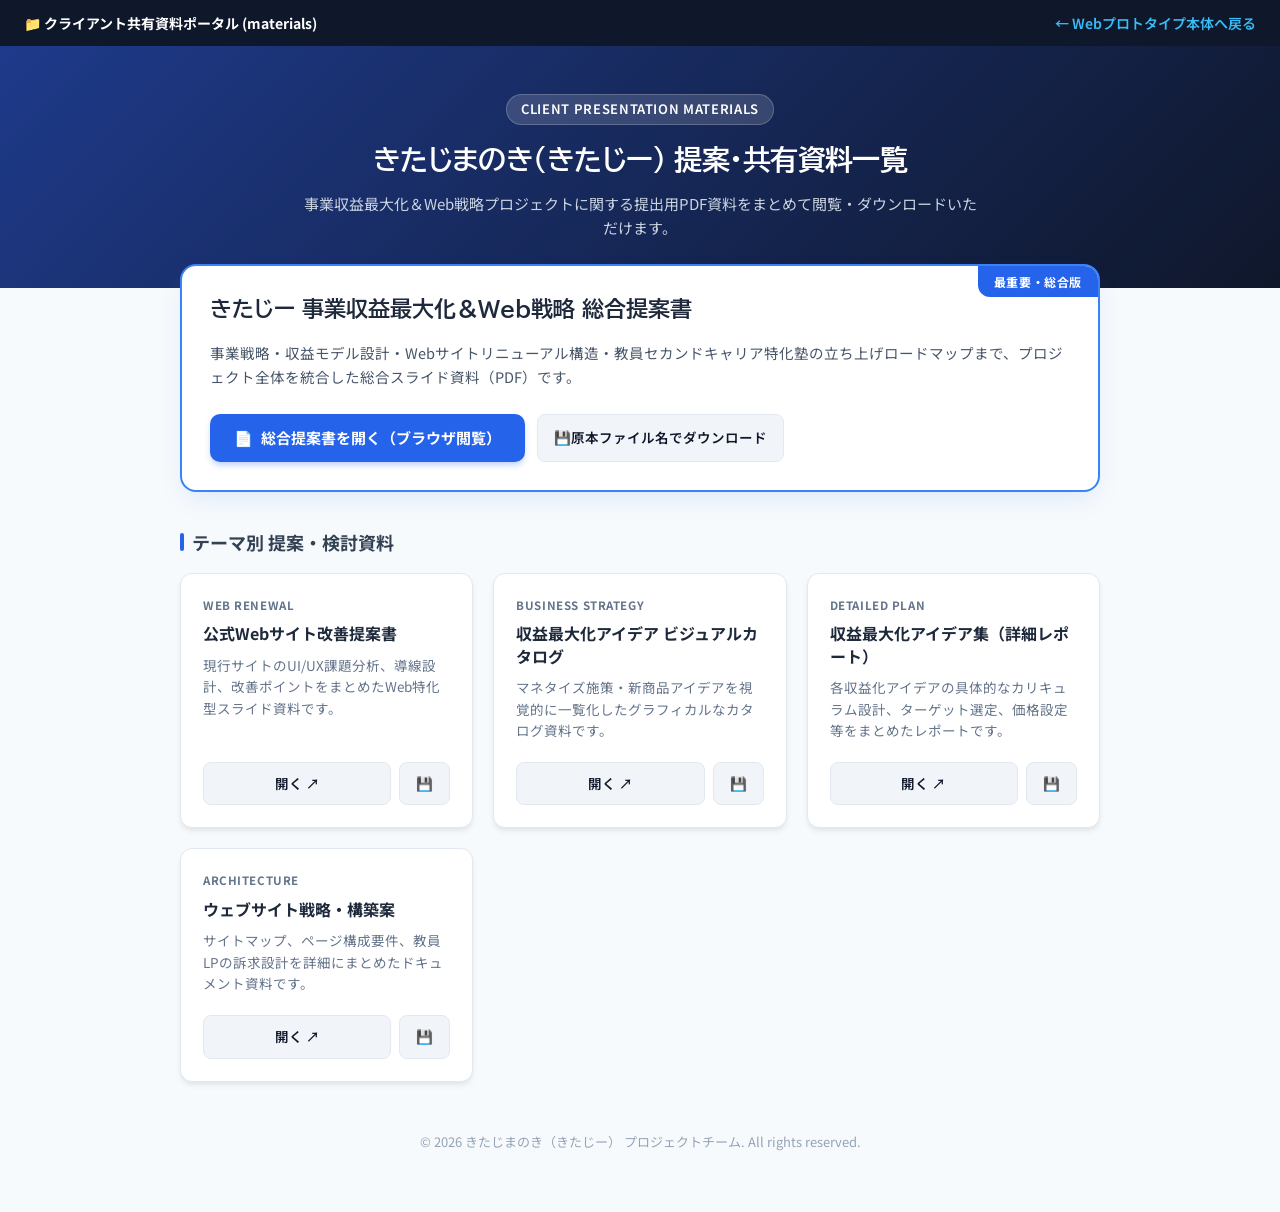
<file: materials/index.html>
﻿<!DOCTYPE html>
<html lang="ja">
<head>
    <meta charset="UTF-8">
    <meta name="viewport" content="width=device-width, initial-scale=1.0">
    <title>提案・共有資料一覧 | きたじまのき（きたじー）</title>
    <meta name="description" content="きたじまのき（きたじー）事業収益最大化＆Web戦略 提案資料一覧ページです。">
    <link rel="preconnect" href="https://fonts.googleapis.com">
    <link rel="preconnect" href="https://fonts.gstatic.com" crossorigin>
    <link href="https://fonts.googleapis.com/css2?family=BIZ+UDPGothic:wght@400;700&family=Inter:wght@400;600;700&family=Noto+Sans+JP:wght@400;500;700&display=swap" rel="stylesheet">
    <style>
        :root {
            --primary: #1a365d;
            --primary-accent: #2b6cb0;
            --accent-orange: #dd6b20;
            --bg-page: #f7fafc;
            --surface: #ffffff;
            --text-main: #2d3748;
            --text-muted: #718096;
            --border: #e2e8f0;
            --radius-md: 12px;
            --shadow: 0 4px 6px -1px rgba(0,0,0,0.07), 0 2px 4px -1px rgba(0,0,0,0.04);
            --shadow-hover: 0 10px 15px -3px rgba(0,0,0,0.1), 0 4px 6px -2px rgba(0,0,0,0.05);
        }

        * {
            box-sizing: border-box;
            margin: 0;
            padding: 0;
        }

        body {
            font-family: 'Noto Sans JP', 'Inter', sans-serif;
            background-color: var(--bg-page);
            color: var(--text-main);
            line-height: 1.6;
            padding-bottom: 60px;
        }

        /* 上部ナビバー */
        .top-bar {
            background: #0f172a;
            color: #fff;
            padding: 12px 24px;
            display: flex;
            justify-content: space-between;
            align-items: center;
            font-size: 14px;
        }
        .top-bar a {
            color: #38bdf8;
            text-decoration: none;
            font-weight: 600;
            transition: color 0.2s;
        }
        .top-bar a:hover {
            color: #bae6fd;
            text-decoration: underline;
        }

        /* ヘッダーエリア */
        .header {
            background: linear-gradient(135deg, #1e3a8a 0%, #0f172a 100%);
            color: white;
            padding: 48px 24px;
            text-align: center;
        }
        .header-badge {
            display: inline-block;
            background: rgba(255, 255, 255, 0.15);
            padding: 4px 14px;
            border-radius: 9999px;
            font-size: 13px;
            font-weight: 600;
            letter-spacing: 0.05em;
            margin-bottom: 12px;
            border: 1px solid rgba(255, 255, 255, 0.2);
        }
        .header h1 {
            font-size: 28px;
            font-weight: 800;
            letter-spacing: -0.02em;
            margin-bottom: 10px;
            font-family: 'BIZ UDPGothic', sans-serif;
        }
        .header p {
            color: #cbd5e1;
            font-size: 15px;
            max-width: 680px;
            margin: 0 auto;
        }

        /* メインコンテンツ */
        .container {
            max-width: 960px;
            margin: -24px auto 0;
            padding: 0 20px;
        }

        /* 注目のメイン資料カード */
        .featured-card {
            background: var(--surface);
            border-radius: 16px;
            border: 2px solid #3b82f6;
            padding: 28px;
            box-shadow: 0 10px 25px -5px rgba(59, 130, 246, 0.15);
            margin-bottom: 32px;
            position: relative;
            overflow: hidden;
        }
        .featured-badge {
            position: absolute;
            top: 0;
            right: 0;
            background: #2563eb;
            color: white;
            font-size: 12px;
            font-weight: 700;
            padding: 6px 16px;
            border-bottom-left-radius: 12px;
            letter-spacing: 0.05em;
        }
        .featured-content {
            display: flex;
            flex-direction: column;
            gap: 16px;
        }
        .featured-title {
            font-size: 22px;
            font-weight: 800;
            color: #1e293b;
            font-family: 'BIZ UDPGothic', sans-serif;
            line-height: 1.4;
        }
        .featured-desc {
            color: #475569;
            font-size: 14.5px;
            line-height: 1.7;
        }
        .btn-group {
            display: flex;
            gap: 12px;
            flex-wrap: wrap;
            margin-top: 8px;
        }
        .btn-primary {
            display: inline-flex;
            align-items: center;
            gap: 8px;
            background: #2563eb;
            color: white;
            padding: 12px 24px;
            border-radius: 10px;
            text-decoration: none;
            font-weight: 700;
            font-size: 15px;
            transition: all 0.2s;
            box-shadow: 0 4px 6px -1px rgba(37, 99, 235, 0.3);
        }
        .btn-primary:hover {
            background: #1d4ed8;
            transform: translateY(-1px);
            box-shadow: 0 6px 10px -1px rgba(37, 99, 235, 0.4);
        }

        /* セクション見出し */
        .section-title {
            font-size: 18px;
            font-weight: 700;
            color: #334155;
            margin: 36px 0 16px;
            display: flex;
            align-items: center;
            gap: 8px;
        }
        .section-title::before {
            content: '';
            display: inline-block;
            width: 4px;
            height: 18px;
            background: #2563eb;
            border-radius: 2px;
        }

        /* グリッドカード */
        .materials-grid {
            display: grid;
            grid-template-columns: repeat(auto-fill, minmax(280px, 1fr));
            gap: 20px;
        }
        .card {
            background: var(--surface);
            border-radius: var(--radius-md);
            border: 1px solid var(--border);
            padding: 22px;
            display: flex;
            flex-direction: column;
            justify-content: space-between;
            box-shadow: var(--shadow);
            transition: transform 0.2s, box-shadow 0.2s;
        }
        .card:hover {
            transform: translateY(-3px);
            box-shadow: var(--shadow-hover);
        }
        .card-tag {
            font-size: 11.5px;
            font-weight: 700;
            color: #64748b;
            text-transform: uppercase;
            letter-spacing: 0.05em;
            margin-bottom: 8px;
        }
        .card-title {
            font-size: 16px;
            font-weight: 700;
            color: #1e293b;
            margin-bottom: 10px;
            line-height: 1.4;
        }
        .card-desc {
            font-size: 13.5px;
            color: #64748b;
            line-height: 1.6;
            margin-bottom: 20px;
            flex-grow: 1;
        }
        .card-btn {
            display: inline-flex;
            justify-content: center;
            align-items: center;
            background: #f1f5f9;
            color: #0f172a;
            padding: 10px 16px;
            border-radius: 8px;
            text-decoration: none;
            font-weight: 600;
            font-size: 13.5px;
            border: 1px solid #e2e8f0;
            transition: all 0.2s;
        }
        .card-btn:hover {
            background: #e2e8f0;
            color: #000;
        }

        /* フッター */
        .footer {
            text-align: center;
            margin-top: 50px;
            color: #94a3b8;
            font-size: 13px;
        }

        @media (max-width: 640px) {
            .header h1 { font-size: 22px; }
            .featured-title { font-size: 18px; }
            .materials-grid { grid-template-columns: 1fr; }
        }
    </style>
</head>
<body>

    <!-- 最上部バー -->
    <div class="top-bar">
        <div>📁 <strong>クライアント共有資料ポータル (materials)</strong></div>
        <div>
            <a href="../index.html">← Webプロトタイプ本体へ戻る</a>
        </div>
    </div>

    <!-- ヘッダー -->
    <header class="header">
        <div class="header-badge">CLIENT PRESENTATION MATERIALS</div>
        <h1>きたじまのき（きたじー） 提案・共有資料一覧</h1>
        <p>事業収益最大化＆Web戦略プロジェクトに関する提出用PDF資料をまとめて閲覧・ダウンロードいただけます。</p>
    </header>

    <main class="container">

        <!-- 最重要：総合提案書 -->
        <section class="featured-card">
            <div class="featured-badge">最重要・総合版</div>
            <div class="featured-content">
                <h2 class="featured-title">きたじー 事業収益最大化＆Web戦略 総合提案書</h2>
                <p class="featured-desc">
                    事業戦略・収益モデル設計・Webサイトリニューアル構造・教員セカンドキャリア特化塾の立ち上げロードマップまで、プロジェクト全体を統合した総合スライド資料（PDF）です。
                </p>
                <div class="btn-group">
                    <a href="proposal.pdf" target="_blank" class="btn-primary">
                        <span>📄</span> 総合提案書を開く（ブラウザ閲覧）
                    </a>
                    <a href="きたじー_事業収益最大化＆Web戦略_総合提案書.pdf" download class="card-btn">
                        <span>💾</span> 原本ファイル名でダウンロード
                    </a>
                </div>
            </div>
        </section>

        <!-- 各テーマ別 提案資料 -->
        <h3 class="section-title">テーマ別 提案・検討資料</h3>
        <div class="materials-grid">

            <div class="card">
                <div>
                    <div class="card-tag">Web Renewal</div>
                    <h4 class="card-title">公式Webサイト改善提案書</h4>
                    <p class="card-desc">現行サイトのUI/UX課題分析、導線設計、改善ポイントをまとめたWeb特化型スライド資料です。</p>
                </div>
                <div style="display:flex; gap:8px;">
                    <a href="web_improvement.pdf" target="_blank" class="card-btn" style="flex:1;">開く ↗</a>
                    <a href="きたじー_公式Webサイト改善提案書.pdf" download class="card-btn" title="原本ダウンロード">💾</a>
                </div>
            </div>

            <div class="card">
                <div>
                    <div class="card-tag">Business Strategy</div>
                    <h4 class="card-title">収益最大化アイデア ビジュアルカタログ</h4>
                    <p class="card-desc">マネタイズ施策・新商品アイデアを視覚的に一覧化したグラフィカルなカタログ資料です。</p>
                </div>
                <div style="display:flex; gap:8px;">
                    <a href="idea_catalog.pdf" target="_blank" class="card-btn" style="flex:1;">開く ↗</a>
                    <a href="きたじー_収益最大化アイデア_ビジュアルカタログ.pdf" download class="card-btn" title="原本ダウンロード">💾</a>
                </div>
            </div>

            <div class="card">
                <div>
                    <div class="card-tag">Detailed Plan</div>
                    <h4 class="card-title">収益最大化アイデア集（詳細レポート）</h4>
                    <p class="card-desc">各収益化アイデアの具体的なカリキュラム設計、ターゲット選定、価格設定等をまとめたレポートです。</p>
                </div>
                <div style="display:flex; gap:8px;">
                    <a href="idea_collection.pdf" target="_blank" class="card-btn" style="flex:1;">開く ↗</a>
                    <a href="きたじー_収益最大化アイデア集.pdf" download class="card-btn" title="原本ダウンロード">💾</a>
                </div>
            </div>

            <div class="card">
                <div>
                    <div class="card-tag">Architecture</div>
                    <h4 class="card-title">ウェブサイト戦略・構築案</h4>
                    <p class="card-desc">サイトマップ、ページ構成要件、教員LPの訴求設計を詳細にまとめたドキュメント資料です。</p>
                </div>
                <div style="display:flex; gap:8px;">
                    <a href="web_strategy.pdf" target="_blank" class="card-btn" style="flex:1;">開く ↗</a>
                    <a href="きたじー_ウェブサイト戦略・構築案.pdf" download class="card-btn" title="原本ダウンロード">💾</a>
                </div>
            </div>

        </div>

        <div class="footer">
            <p>© 2026 きたじまのき（きたじー） プロジェクトチーム. All rights reserved.</p>
        </div>

    </main>

</body>
</html>
</file>
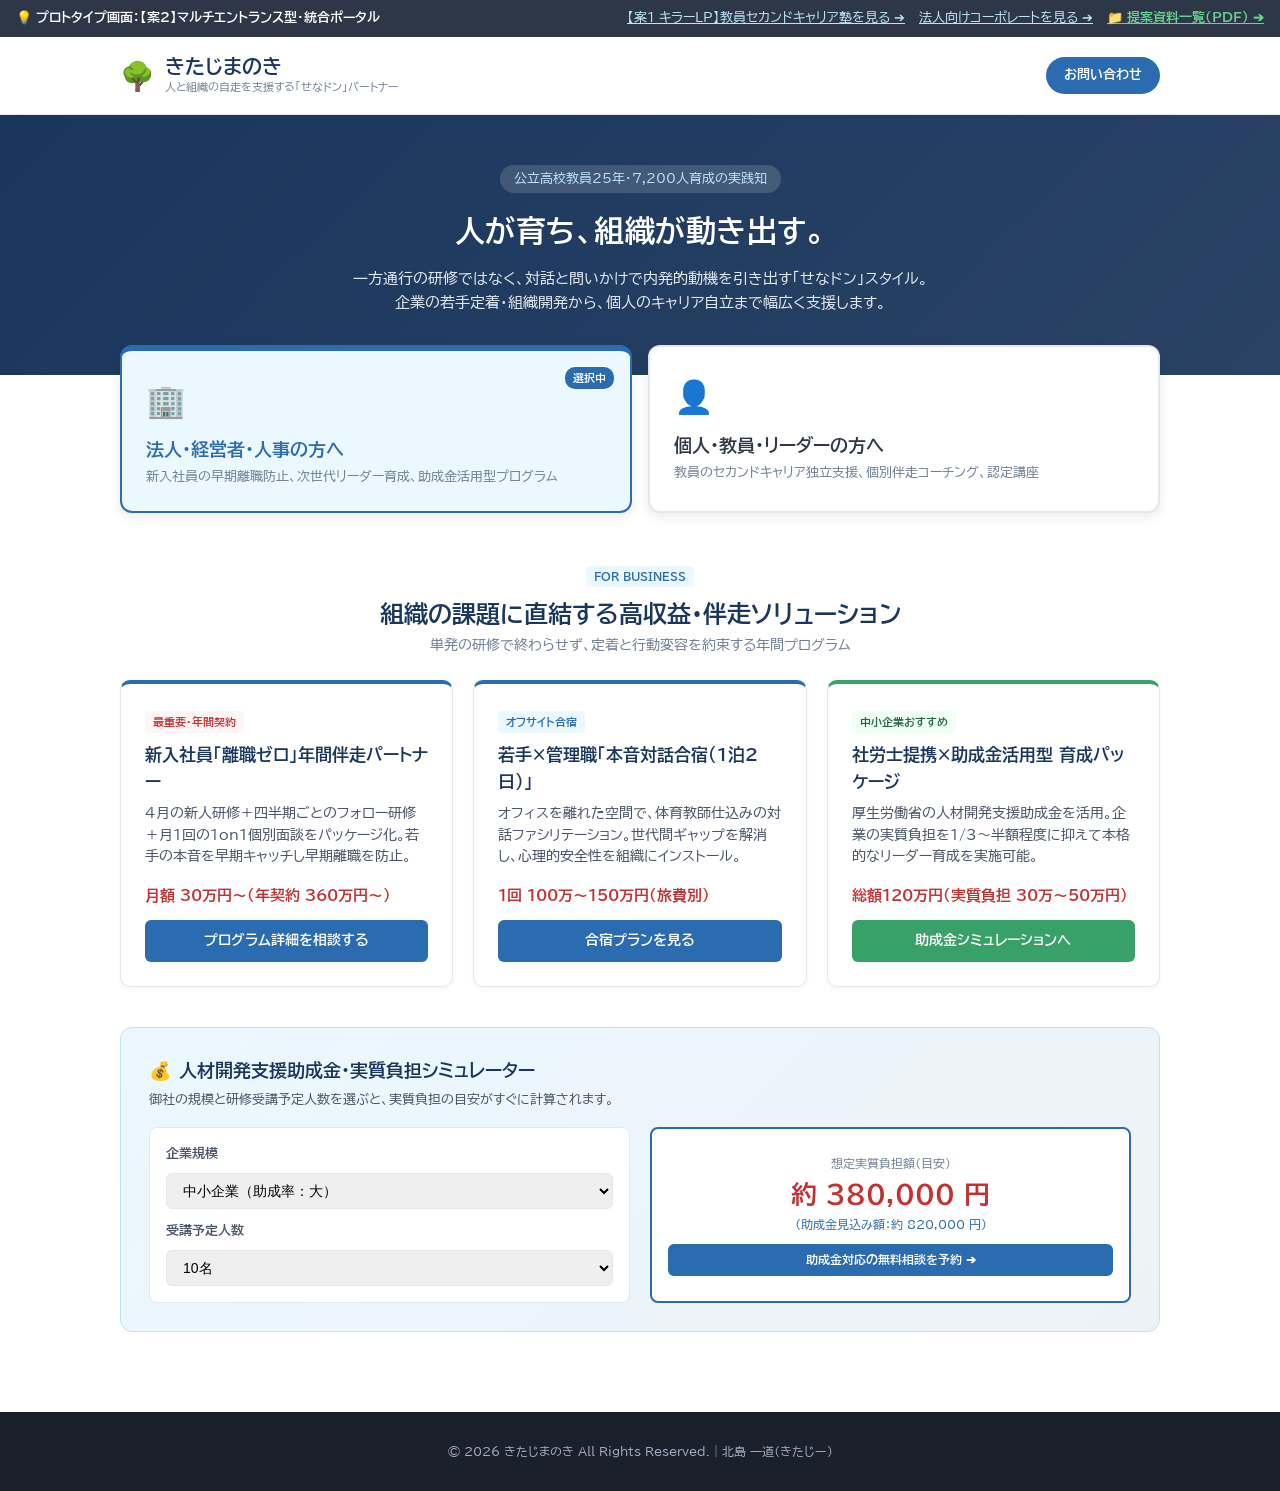
<file: portal.html>
<!DOCTYPE html>
<html lang="ja">
<head>
    <meta charset="UTF-8">
    <meta name="viewport" content="width=device-width, initial-scale=1.0">
    <title>きたじまのき 公式ポータル｜次世代リーダー育成・組織開発・キャリア自立</title>
    <meta name="description" content="公立教員25年・7,200人を育てた北島一道（きたじー）公式ポータルサイト。法人向け若手定着・組織開発と、個人・教員向けセカンドキャリア支援を展開。">
    <!-- Google Fonts -->
    <link rel="preconnect" href="https://fonts.googleapis.com">
    <link rel="preconnect" href="https://fonts.gstatic.com" crossorigin>
    <link href="https://fonts.googleapis.com/css2?family=BIZ+UDPGothic:wght@400;700&family=Noto+Sans+JP:wght@400;500;700;900&display=swap" rel="stylesheet">
    <style>
        :root {
            --navy: #1a365d;
            --blue: #2b6cb0;
            --green: #276749;
            --orange: #dd6b20;
            --text-dark: #2d3748;
            --text-muted: #718096;
            --bg-gray: #f7fafc;
            --border: #e2e8f0;
        }

        * {
            box-sizing: border-box;
            margin: 0;
            padding: 0;
        }

        body {
            font-family: 'BIZ UDPGothic', 'Noto Sans JP', sans-serif;
            color: var(--text-dark);
            background: #ffffff;
            line-height: 1.6;
        }

        .container {
            width: 100%;
            max-width: 1080px;
            margin: 0 auto;
            padding: 0 20px;
        }

        /* スイッチャーバー */
        .top-switcher-bar {
            background: #2d3748;
            color: #ffffff;
            padding: 8px 16px;
            font-size: 13px;
            display: flex;
            justify-content: space-between;
            align-items: center;
        }
        .top-switcher-bar a {
            color: #bee3f8;
            text-decoration: underline;
            margin-left: 10px;
        }

        /* ヘッダー */
        header {
            padding: 16px 0;
            border-bottom: 1px solid var(--border);
            background: #ffffff;
        }
        .header-inner {
            display: flex;
            justify-content: space-between;
            align-items: center;
        }
        .logo {
            display: flex;
            align-items: center;
            gap: 10px;
            text-decoration: none;
        }
        .logo-icon { font-size: 28px; }
        .logo-title {
            font-size: 20px;
            font-weight: 700;
            color: var(--navy);
            line-height: 1.2;
        }
        .logo-sub {
            font-size: 11px;
            color: var(--text-muted);
        }

        /* ファーストビュー */
        .hero {
            background: linear-gradient(135deg, #1a365d 0%, #2a4365 100%);
            color: #ffffff;
            padding: 50px 0 60px;
            text-align: center;
        }
        .hero-badge {
            display: inline-block;
            background: rgba(255, 255, 255, 0.15);
            padding: 4px 14px;
            border-radius: 20px;
            font-size: 13px;
            margin-bottom: 14px;
            color: #bee3f8;
        }
        .hero h1 {
            font-size: 30px;
            font-weight: 900;
            margin-bottom: 12px;
            letter-spacing: 0.5px;
        }
        .hero p {
            font-size: 15px;
            color: #e2e8f0;
            max-width: 650px;
            margin: 0 auto;
        }

        /* 2大ゲート・セレクター */
        .gate-selector-wrap {
            margin-top: -30px;
            position: relative;
            z-index: 10;
        }
        .gate-tabs {
            display: grid;
            grid-template-columns: 1fr 1fr;
            gap: 16px;
        }
        .gate-tab-btn {
            background: #ffffff;
            border: 2px solid var(--border);
            border-radius: 12px;
            padding: 24px;
            text-align: left;
            cursor: pointer;
            box-shadow: 0 4px 12px rgba(0,0,0,0.08);
            transition: all 0.2s;
            position: relative;
        }
        .gate-tab-btn:hover {
            transform: translateY(-3px);
            box-shadow: 0 8px 20px rgba(0,0,0,0.12);
        }
        .gate-tab-btn.active-biz {
            border-color: var(--blue);
            border-top: 6px solid var(--blue);
            background: #ebf8ff;
        }
        .gate-tab-btn.active-personal {
            border-color: var(--green);
            border-top: 6px solid var(--green);
            background: #f0fff4;
        }
        .gate-icon { font-size: 32px; margin-bottom: 8px; }
        .gate-title {
            font-size: 18px;
            font-weight: 700;
            margin-bottom: 4px;
        }
        .gate-tab-btn.active-biz .gate-title { color: var(--blue); }
        .gate-tab-btn.active-personal .gate-title { color: var(--green); }
        .gate-desc {
            font-size: 13px;
            color: var(--text-muted);
            line-height: 1.5;
        }
        .gate-indicator {
            position: absolute;
            top: 16px;
            right: 16px;
            font-size: 11px;
            font-weight: bold;
            padding: 2px 8px;
            border-radius: 10px;
        }
        .active-biz .gate-indicator { background: var(--blue); color: #fff; }
        .active-personal .gate-indicator { background: var(--green); color: #fff; }

        /* コンテンツ表示エリア */
        .gate-content-section {
            padding: 50px 0 80px;
        }
        .content-panel {
            display: none;
            animation: fadeIn 0.3s ease;
        }
        .content-panel.active {
            display: block;
        }
        @keyframes fadeIn {
            from { opacity: 0; transform: translateY(8px); }
            to { opacity: 1; transform: translateY(0); }
        }

        /* パネル内グリッド */
        .service-grid {
            display: grid;
            grid-template-columns: repeat(auto-fit, minmax(300px, 1fr));
            gap: 20px;
            margin-top: 24px;
        }
        .service-card {
            background: #ffffff;
            border: 1px solid var(--border);
            border-radius: 10px;
            padding: 24px;
            box-shadow: 0 2px 5px rgba(0,0,0,0.04);
            display: flex;
            flex-direction: column;
            justify-content: space-between;
        }
        .service-tag {
            font-size: 11px;
            font-weight: 700;
            padding: 2px 8px;
            border-radius: 4px;
            display: inline-block;
            margin-bottom: 8px;
        }
        .tag-blue { background: #ebf8ff; color: var(--blue); }
        .tag-green { background: #f0fff4; color: var(--green); }
        .tag-red { background: #fff5f5; color: #c53030; }
        .service-card h3 {
            font-size: 17px;
            color: var(--navy);
            margin-bottom: 8px;
        }
        .service-card p {
            font-size: 13.5px;
            color: #4a5568;
            margin-bottom: 16px;
        }
        .service-price {
            font-size: 15px;
            font-weight: 700;
            color: #c53030;
            margin-bottom: 12px;
        }
        .btn-card {
            display: block;
            text-align: center;
            padding: 10px;
            border-radius: 6px;
            font-size: 13.5px;
            font-weight: 700;
            text-decoration: none;
            transition: background 0.2s;
        }
        .btn-blue { background: var(--blue); color: #ffffff; }
        .btn-blue:hover { background: #2c5282; }
        .btn-green { background: var(--green); color: #ffffff; }
        .btn-green:hover { background: #1c4532; }

        /* 助成金シミュレーター（法人向けパーツ） */
        .simulator-box {
            background: linear-gradient(135deg, #ebf8ff 0%, #edf2f7 100%);
            border: 1px solid #bee3f8;
            border-radius: 12px;
            padding: 28px;
            margin-top: 40px;
        }
        .sim-title {
            font-size: 18px;
            font-weight: 700;
            color: var(--navy);
            margin-bottom: 6px;
            display: flex;
            align-items: center;
            gap: 8px;
        }
        .sim-grid {
            display: grid;
            grid-template-columns: 1fr 1fr;
            gap: 20px;
            margin-top: 16px;
        }
        .sim-control-group {
            background: #ffffff;
            padding: 16px;
            border-radius: 8px;
            border: 1px solid var(--border);
        }
        .sim-control-group label {
            display: block;
            font-size: 13px;
            font-weight: 700;
            margin-bottom: 8px;
            color: #4a5568;
        }
        .sim-select {
            width: 100%;
            padding: 8px 12px;
            border: 1px solid var(--border);
            border-radius: 6px;
            font-size: 14px;
        }
        .sim-result-card {
            background: #ffffff;
            padding: 16px;
            border-radius: 8px;
            border: 2px solid var(--blue);
            text-align: center;
            display: flex;
            flex-direction: column;
            justify-content: center;
        }
        .sim-result-label { font-size: 12px; color: var(--text-muted); }
        .sim-result-cost {
            font-size: 26px;
            font-weight: 900;
            color: #c53030;
        }
        .sim-result-sub { font-size: 12px; color: #2b6cb0; }

        /* フッター */
        footer {
            background: #1a202c;
            color: #a0aec0;
            padding: 30px 0;
            text-align: center;
            font-size: 12px;
        }

        @media (max-width: 768px) {
            .gate-tabs { grid-template-columns: 1fr; }
            .sim-grid { grid-template-columns: 1fr; }
        }
    </style>
</head>
<body>

    <!-- スイッチャーバー -->
    <div class="top-switcher-bar">
        <div>
            <strong>💡 プロトタイプ画面：【案2】マルチエントランス型・統合ポータル</strong>
        </div>
        <div>
            <a href="teacher_lp.html">【案1 キラーLP】教員セカンドキャリア塾を見る ➔</a>
            <a href="index.html">法人向けコーポレートを見る ➔</a>
            <a href="materials/" style="color:#68d391; font-weight:bold;">📁 提案資料一覧(PDF) ➔</a>
        </div>
    </div>

    <!-- ヘッダー -->
    <header>
        <div class="container header-inner">
            <a href="#" class="logo">
                <span class="logo-icon">🌳</span>
                <div>
                    <div class="logo-title">きたじまのき</div>
                    <div class="logo-sub">人と組織の自走を支援する「せなドン」パートナー</div>
                </div>
            </a>
            <div>
                <a href="#contact" class="btn-card btn-blue" style="padding: 8px 18px; border-radius: 20px; font-size:13px;">お問い合わせ</a>
            </div>
        </div>
    </header>

    <!-- ファーストビュー -->
    <section class="hero">
        <div class="container">
            <span class="hero-badge">公立高校教員25年・7,200人育成の実践知</span>
            <h1>人が育ち、組織が動き出す。</h1>
            <p>
                一方通行の研修ではなく、対話と問いかけで内発的動機を引き出す「せなドン」スタイル。<br>
                企業の若手定着・組織開発から、個人のキャリア自立まで幅広く支援します。
            </p>
        </div>
    </section>

    <!-- 2大ゲートセレクター -->
    <div class="container gate-selector-wrap">
        <div class="gate-tabs">
            <!-- 法人ゲート -->
            <div class="gate-tab-btn active-biz" id="bizTab" onclick="switchGate('biz')">
                <span class="gate-indicator">選択中</span>
                <div class="gate-icon">🏢</div>
                <div class="gate-title">法人・経営者・人事の方へ</div>
                <div class="gate-desc">新入社員の早期離職防止、次世代リーダー育成、助成金活用型プログラム</div>
            </div>

            <!-- 個人ゲート -->
            <div class="gate-tab-btn" id="personalTab" onclick="switchGate('personal')">
                <span class="gate-indicator" style="display:none;">選択中</span>
                <div class="gate-icon">👤</div>
                <div class="gate-title">個人・教員・リーダーの方へ</div>
                <div class="gate-desc">教員のセカンドキャリア独立支援、個別伴走コーチング、認定講座</div>
            </div>
        </div>
    </div>

    <!-- コンテンツ表示エリア -->
    <section class="gate-content-section">
        <div class="container">

            <!-- 【法人向けパネル】 -->
            <div class="content-panel active" id="bizPanel">
                <div style="text-align: center; margin-bottom: 24px;">
                    <span class="service-tag tag-blue">FOR BUSINESS</span>
                    <h2 style="font-size: 24px; color: var(--navy);">組織の課題に直結する高収益・伴走ソリューション</h2>
                    <p style="font-size: 14px; color: var(--text-muted);">単発の研修で終わらせず、定着と行動変容を約束する年間プログラム</p>
                </div>

                <div class="service-grid">
                    <!-- サービス1 -->
                    <div class="service-card" style="border-top: 4px solid var(--blue);">
                        <div>
                            <span class="service-tag tag-red">最重要・年間契約</span>
                            <h3>新入社員「離職ゼロ」年間伴走パートナー</h3>
                            <p>4月の新人研修＋四半期ごとのフォロー研修＋月1回の1on1個別面談をパッケージ化。若手の本音を早期キャッチし早期離職を防止。</p>
                        </div>
                        <div>
                            <div class="service-price">月額 30万円〜（年契約 360万円〜）</div>
                            <a href="#contact" class="btn-card btn-blue">プログラム詳細を相談する</a>
                        </div>
                    </div>

                    <!-- サービス2 -->
                    <div class="service-card" style="border-top: 4px solid var(--blue);">
                        <div>
                            <span class="service-tag tag-blue">オフサイト合宿</span>
                            <h3>若手×管理職「本音対話合宿（1泊2日）」</h3>
                            <p>オフィスを離れた空間で、体育教師仕込みの対話ファシリテーション。世代間ギャップを解消し、心理的安全性を組織にインストール。</p>
                        </div>
                        <div>
                            <div class="service-price">1回 100万〜150万円（旅費別）</div>
                            <a href="#contact" class="btn-card btn-blue">合宿プランを見る</a>
                        </div>
                    </div>

                    <!-- サービス3 -->
                    <div class="service-card" style="border-top: 4px solid #38a169;">
                        <div>
                            <span class="service-tag tag-green">中小企業おすすめ</span>
                            <h3>社労士提携×助成金活用型 育成パッケージ</h3>
                            <p>厚生労働省の人材開発支援助成金を活用。企業の実質負担を1/3〜半額程度に抑えて本格的なリーダー育成を実施可能。</p>
                        </div>
                        <div>
                            <div class="service-price">総額120万円（実質負担 30万〜50万円）</div>
                            <a href="#simulator" class="btn-card btn-blue" style="background:#38a169;">助成金シミュレーションへ</a>
                        </div>
                    </div>
                </div>

                <!-- 助成金シミュレーター -->
                <div class="simulator-box" id="simulator">
                    <div class="sim-title">
                        <span>💰</span> 人材開発支援助成金・実質負担シミュレーター
                    </div>
                    <p style="font-size: 13px; color: #4a5568;">
                        御社の規模と研修受講予定人数を選ぶと、実質負担の目安がすぐに計算されます。
                    </p>

                    <div class="sim-grid">
                        <div class="sim-control-group">
                            <label for="companySize">企業規模</label>
                            <select id="companySize" class="sim-select" onchange="runSimulation()">
                                <option value="small">中小企業（助成率：大）</option>
                                <option value="large">大企業（助成率：中）</option>
                            </select>

                            <label for="traineeCount" style="margin-top:12px;">受講予定人数</label>
                            <select id="traineeCount" class="sim-select" onchange="runSimulation()">
                                <option value="5">5名</option>
                                <option value="10" selected>10名</option>
                                <option value="20">20名</option>
                                <option value="30">30名以上</option>
                            </select>
                        </div>

                        <div class="sim-result-card">
                            <div class="sim-result-label">想定実質負担額（目安）</div>
                            <div class="sim-result-cost" id="simCost">約 380,000 円</div>
                            <div class="sim-result-sub" id="simSubsidy">（助成金見込み額：約 820,000 円）</div>
                            <a href="#contact" class="btn-card btn-blue" style="margin-top:10px; font-size:12px; padding:6px;">
                                助成金対応の無料相談を予約 ➔
                            </a>
                        </div>
                    </div>
                </div>
            </div>

            <!-- 【個人・教員向けパネル】 -->
            <div class="content-panel" id="personalPanel">
                <div style="text-align: center; margin-bottom: 24px;">
                    <span class="service-tag tag-green">FOR INDIVIDUALS</span>
                    <h2 style="font-size: 24px; color: var(--green);">教員のセカンドキャリアと次の一歩を後押し</h2>
                    <p style="font-size: 14px; color: var(--text-muted);">「元教員25年・独立4年目」だからこそできる、等身大の伴走サポート</p>
                </div>

                <div class="service-grid">
                    <!-- 個人サービス1 -->
                    <div class="service-card" style="border-top: 4px solid var(--green); border: 2px solid #38a169; background:#f0fff4;">
                        <div>
                            <span class="service-tag tag-green">★ 最注目プログラム</span>
                            <h3 style="color:var(--green);">教員セカンドキャリア独立・転職伴走塾</h3>
                            <p>公立・私立教員から「自分の名前で自立したい」あなたのための4ヶ月個別伴走。スキルの民間換算から商品設計、集客までを完全指導。</p>
                        </div>
                        <div>
                            <div class="service-price">受講料 550,000円（毎月5名限定）</div>
                            <a href="teacher_lp.html" class="btn-card btn-green" target="_blank">
                                専用LPを見る（無料相談受付中） ➔
                            </a>
                        </div>
                    </div>

                    <!-- 個人サービス2 -->
                    <div class="service-card" style="border-top: 4px solid var(--green);">
                        <div>
                            <span class="service-tag tag-green">個別コーチング</span>
                            <h3>せなドン・パーソナル伴走セッション</h3>
                            <p>「リーダーになったが自信がない」「人生のセカンドステージに踏み出したい」大人のための月2回オンラインコーチング。</p>
                        </div>
                        <div>
                            <div class="service-price">月額 55,000円（3ヶ月〜）</div>
                            <a href="#contact" class="btn-card btn-green">個別相談に申し込む</a>
                        </div>
                    </div>

                    <!-- 個人サービス3 -->
                    <div class="service-card" style="border-top: 4px solid #805ad5;">
                        <div>
                            <span class="service-tag" style="background:#faf5ff; color:#6b46c1;">認定制度</span>
                            <h3>「せなドン」認定ファシリテーター養成講座</h3>
                            <p>きたじー直伝の「対話と問いかけで人を動かす技術」を習得。社内講師やプロの独立ファシリテーターとして活躍したい方向け。</p>
                        </div>
                        <div>
                            <div class="service-price">受講料 660,000円（認定証授与）</div>
                            <a href="#contact" class="btn-card" style="background:#805ad5; color:#fff;">講座案内を取り寄せる</a>
                        </div>
                    </div>
                </div>
            </div>

        </div>
    </section>

    <!-- フッター -->
    <footer>
        <div class="container">
            <p>&copy; 2026 きたじまのき All Rights Reserved.｜北島 一道（きたじー）</p>
        </div>
    </footer>

    <!-- スクリプト -->
    <script>
        function switchGate(type) {
            const bizTab = document.getElementById('bizTab');
            const personalTab = document.getElementById('personalTab');
            const bizPanel = document.getElementById('bizPanel');
            const personalPanel = document.getElementById('personalPanel');

            if (type === 'biz') {
                bizTab.className = 'gate-tab-btn active-biz';
                bizTab.querySelector('.gate-indicator').style.display = 'block';
                personalTab.className = 'gate-tab-btn';
                personalTab.querySelector('.gate-indicator').style.display = 'none';

                bizPanel.className = 'content-panel active';
                personalPanel.className = 'content-panel';
            } else {
                personalTab.className = 'gate-tab-btn active-personal';
                personalTab.querySelector('.gate-indicator').style.display = 'block';
                bizTab.className = 'gate-tab-btn';
                bizTab.querySelector('.gate-indicator').style.display = 'none';

                personalPanel.className = 'content-panel active';
                bizPanel.className = 'content-panel';
            }
        }

        function runSimulation() {
            const size = document.getElementById('companySize').value;
            const count = parseInt(document.getElementById('traineeCount').value);
            
            let totalCost = 1200000;
            if (count === 20) totalCost = 1800000;
            if (count === 30) totalCost = 2400000;

            let subsidyRate = (size === 'small') ? 0.65 : 0.45;
            let subsidy = Math.round(totalCost * subsidyRate);
            let cost = totalCost - subsidy;

            document.getElementById('simCost').innerText = `約 ${cost.toLocaleString()} 円`;
            document.getElementById('simSubsidy').innerText = `（助成金見込み額：約 ${subsidy.toLocaleString()} 円）`;
        }
    </script>
</body>
</html>
</file>
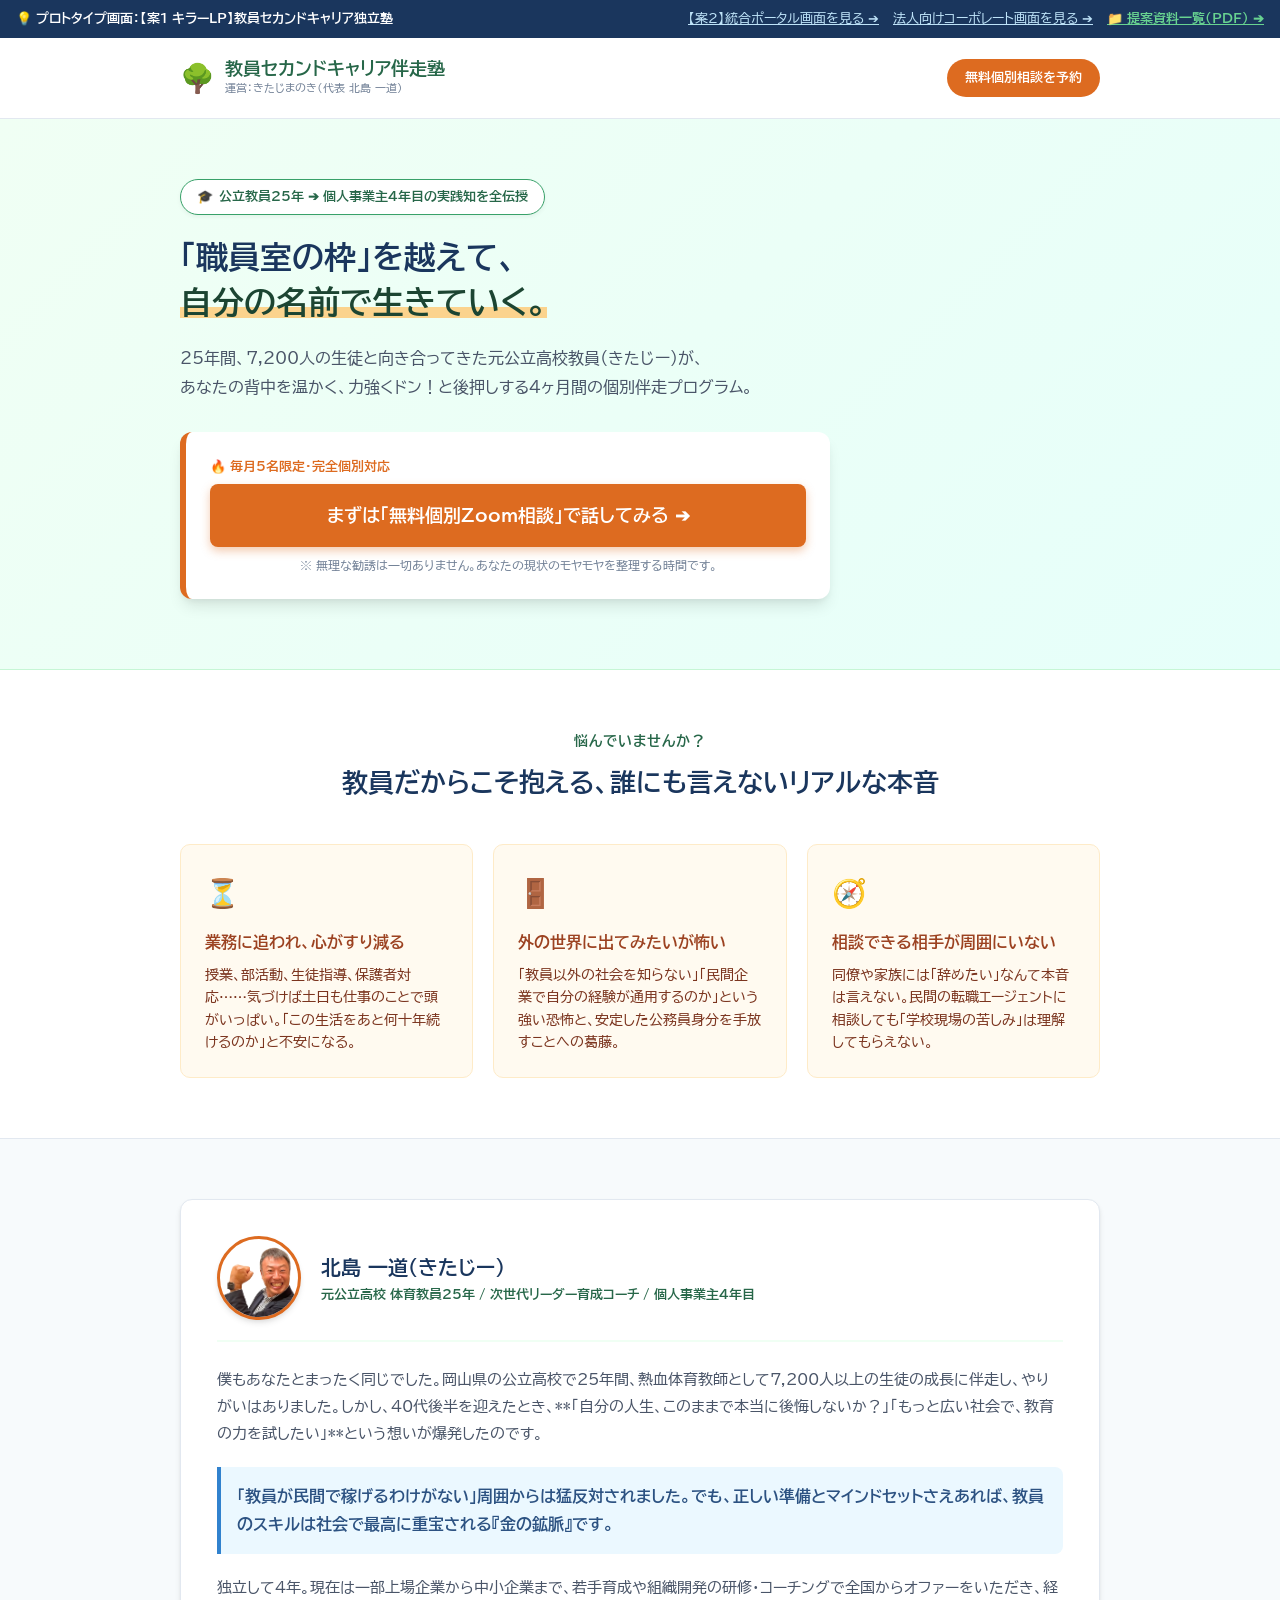
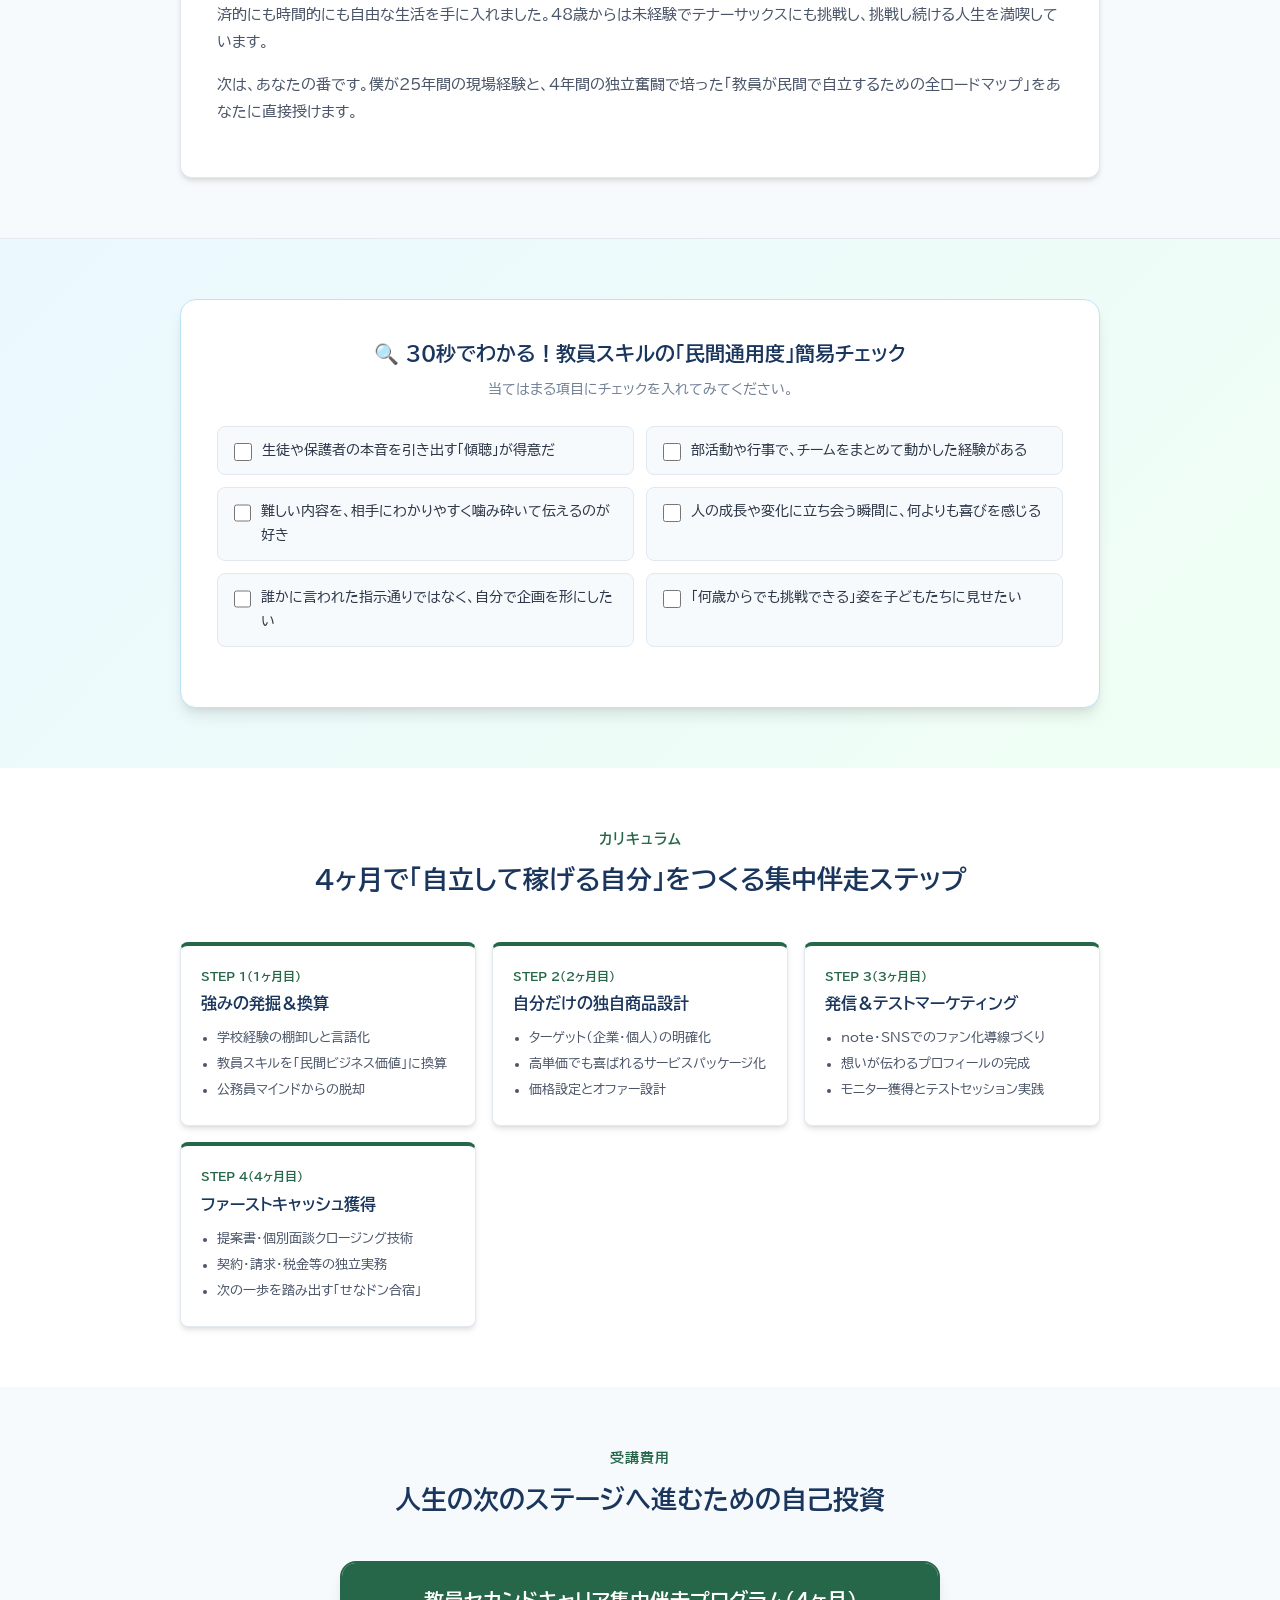
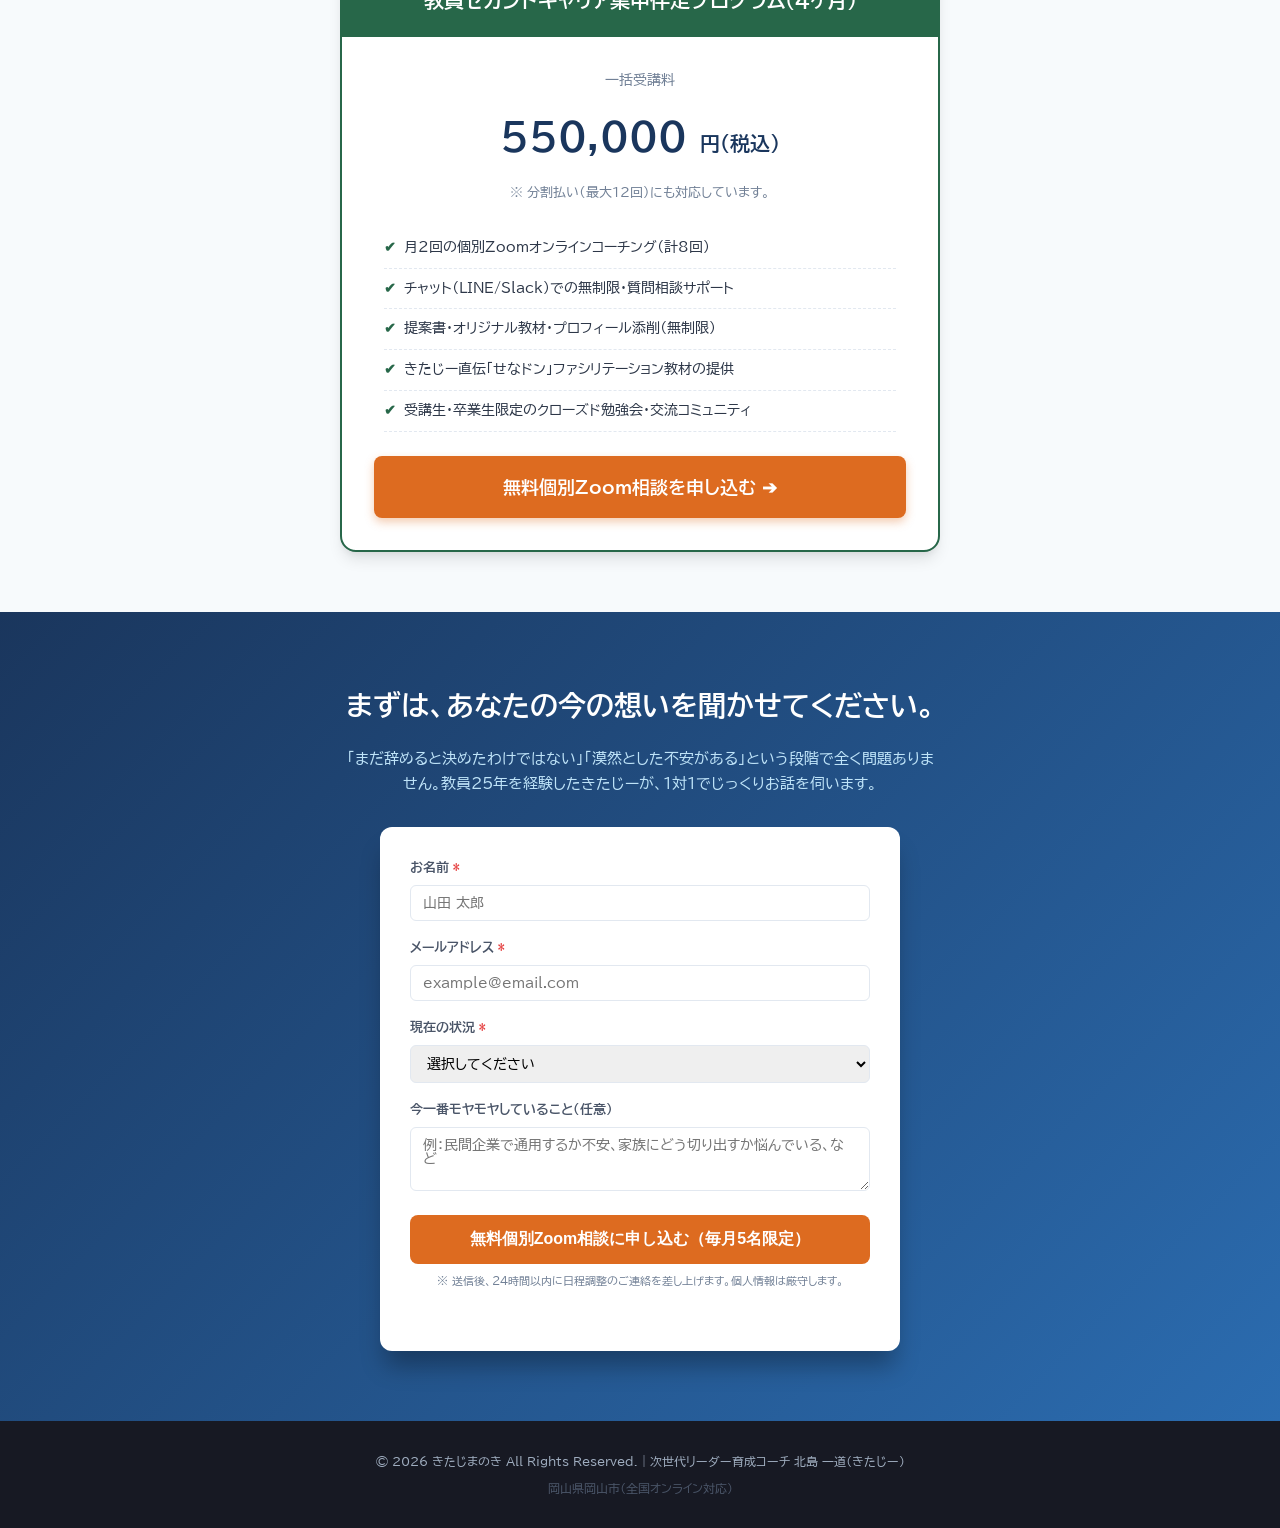
<file: teacher_lp.html>
<!DOCTYPE html>
<html lang="ja">
<head>
    <meta charset="UTF-8">
    <meta name="viewport" content="width=device-width, initial-scale=1.0">
    <title>教員のためのセカンドキャリア独立・転職伴走塾｜きたじー（北島 一道）</title>
    <meta name="description" content="公立高校教員25年・7,200人を育てて独立し、個人事業主4年目を迎えた「きたじー」が直接伴走する、現役教員専門のキャリア自立プログラム。">
    <!-- Google Fonts -->
    <link rel="preconnect" href="https://fonts.googleapis.com">
    <link rel="preconnect" href="https://fonts.gstatic.com" crossorigin>
    <link href="https://fonts.googleapis.com/css2?family=BIZ+UDPGothic:wght@400;700&family=Noto+Sans+JP:wght@400;500;700;900&display=swap" rel="stylesheet">
    <style>
        :root {
            --primary: #276749;       /* フォレストグリーン（信頼・教育） */
            --primary-light: #f0fff4;
            --primary-dark: #1c4532;
            --accent: #dd6b20;        /* せなドン・オレンジ（情熱・一歩踏み出す） */
            --accent-hover: #c05621;
            --navy: #1a365d;          /* 実績・重厚感 */
            --text-main: #2d3748;
            --text-muted: #718096;
            --bg-light: #f7fafc;
            --bg-white: #ffffff;
            --border: #e2e8f0;
            --shadow: 0 4px 6px -1px rgba(0, 0, 0, 0.1), 0 2px 4px -1px rgba(0, 0, 0, 0.06);
            --shadow-lg: 0 10px 15px -3px rgba(0, 0, 0, 0.1), 0 4px 6px -2px rgba(0, 0, 0, 0.05);
        }

        * {
            box-sizing: border-box;
            margin: 0;
            padding: 0;
        }

        body {
            font-family: 'BIZ UDPGothic', 'Noto Sans JP', sans-serif;
            color: var(--text-main);
            background-color: var(--bg-white);
            line-height: 1.7;
            -webkit-font-smoothing: antialiased;
        }

        /* 共通コンテナ */
        .container {
            width: 100%;
            max-width: 960px;
            margin: 0 auto;
            padding: 0 20px;
        }

        /* 上部固定バー */
        .top-switcher-bar {
            background: var(--navy);
            color: #ffffff;
            padding: 8px 16px;
            font-size: 13px;
            display: flex;
            justify-content: space-between;
            align-items: center;
        }
        .top-switcher-bar a {
            color: #bee3f8;
            text-decoration: underline;
            margin-left: 10px;
        }

        /* ヘッダー */
        .site-header {
            padding: 16px 0;
            border-bottom: 1px solid var(--border);
            background: #ffffff;
            position: sticky;
            top: 0;
            z-index: 100;
        }
        .header-inner {
            display: flex;
            justify-content: space-between;
            align-items: center;
        }
        .logo-area {
            display: flex;
            align-items: center;
            gap: 10px;
        }
        .logo-icon {
            font-size: 28px;
        }
        .logo-title {
            font-size: 18px;
            font-weight: 700;
            color: var(--primary);
            line-height: 1.2;
        }
        .logo-sub {
            font-size: 11px;
            color: var(--text-muted);
        }
        .header-btn {
            background: var(--accent);
            color: #ffffff;
            padding: 8px 18px;
            border-radius: 30px;
            font-weight: 700;
            font-size: 13px;
            text-decoration: none;
            transition: background 0.2s;
        }
        .header-btn:hover {
            background: var(--accent-hover);
        }

        /* ヒーローセクション（ファーストビュー） */
        .hero {
            background: linear-gradient(135deg, #f0fff4 0%, #e6fffa 100%);
            padding: 60px 0 70px;
            border-bottom: 1px solid #c6f6d5;
            position: relative;
        }
        .badge-pill {
            display: inline-flex;
            align-items: center;
            gap: 6px;
            background: #ffffff;
            border: 1px solid #38a169;
            color: var(--primary);
            font-size: 13px;
            font-weight: 700;
            padding: 6px 16px;
            border-radius: 50px;
            margin-bottom: 20px;
            box-shadow: 0 2px 4px rgba(0,0,0,0.05);
        }
        .hero h1 {
            font-size: 32px;
            line-height: 1.4;
            color: var(--navy);
            margin-bottom: 20px;
            font-weight: 900;
        }
        .hero h1 .highlight {
            background: linear-gradient(transparent 65%, #fbd38d 65%);
            color: var(--primary-dark);
        }
        .hero-lead {
            font-size: 16px;
            color: #4a5568;
            margin-bottom: 30px;
            line-height: 1.8;
        }
        .hero-cta-box {
            background: #ffffff;
            border-radius: 12px;
            padding: 24px;
            box-shadow: var(--shadow-lg);
            border-left: 6px solid var(--accent);
            max-width: 650px;
        }
        .cta-label {
            font-size: 13px;
            color: var(--accent);
            font-weight: 700;
            margin-bottom: 6px;
        }
        .cta-btn-main {
            display: block;
            text-align: center;
            background: var(--accent);
            color: #ffffff;
            padding: 16px 24px;
            border-radius: 8px;
            font-size: 18px;
            font-weight: 900;
            text-decoration: none;
            box-shadow: 0 4px 10px rgba(221, 107, 32, 0.35);
            transition: transform 0.15s, background 0.2s;
        }
        .cta-btn-main:hover {
            background: var(--accent-hover);
            transform: translateY(-2px);
        }
        .cta-caption {
            font-size: 12px;
            color: var(--text-muted);
            text-align: center;
            margin-top: 8px;
        }

        /* セクション共通 */
        section {
            padding: 60px 0;
        }
        .section-title {
            text-align: center;
            margin-bottom: 40px;
        }
        .section-tag {
            color: var(--primary);
            font-weight: 700;
            font-size: 14px;
            letter-spacing: 1px;
            text-transform: uppercase;
        }
        .section-heading {
            font-size: 26px;
            color: var(--navy);
            margin-top: 6px;
            font-weight: 700;
        }

        /* 悩みセクション */
        .pain-section {
            background: #ffffff;
        }
        .pain-grid {
            display: grid;
            grid-template-columns: repeat(auto-fit, minmax(260px, 1fr));
            gap: 20px;
        }
        .pain-card {
            background: #fffaf0;
            border: 1px solid #feebc8;
            border-radius: 10px;
            padding: 24px;
            position: relative;
        }
        .pain-card-icon {
            font-size: 28px;
            margin-bottom: 12px;
        }
        .pain-card-title {
            font-weight: 700;
            font-size: 16px;
            color: #9c4221;
            margin-bottom: 8px;
        }
        .pain-card-desc {
            font-size: 14px;
            color: #7b341e;
            line-height: 1.6;
        }

        /* ストーリー・きたじーの紹介 */
        .story-section {
            background: var(--bg-light);
            border-top: 1px solid var(--border);
            border-bottom: 1px solid var(--border);
        }
        .story-box {
            background: #ffffff;
            border-radius: 12px;
            padding: 36px;
            box-shadow: var(--shadow);
            border: 1px solid var(--border);
        }
        .story-header {
            display: flex;
            align-items: center;
            gap: 20px;
            margin-bottom: 24px;
            border-bottom: 2px solid var(--primary-light);
            padding-bottom: 20px;
        }
        .story-avatar {
            width: 84px;
            height: 84px;
            background: #ffffff;
            border-radius: 50%;
            overflow: hidden;
            display: flex;
            align-items: center;
            justify-content: center;
            border: 3px solid var(--accent);
            box-shadow: var(--shadow);
            flex-shrink: 0;
        }
        .story-avatar img {
            width: 100%;
            height: 100%;
            object-fit: cover;
            display: block;
        }
        .story-name-area h3 {
            font-size: 20px;
            color: var(--navy);
        }
        .story-name-area p {
            font-size: 13px;
            color: var(--primary);
            font-weight: 700;
        }
        .story-body p {
            font-size: 15px;
            margin-bottom: 16px;
            color: #4a5568;
            line-height: 1.8;
        }
        .story-highlight {
            background: #ebf8ff;
            border-left: 4px solid #3182ce;
            padding: 16px;
            border-radius: 0 8px 8px 0;
            font-weight: 700;
            color: #2c5282;
            margin: 20px 0;
        }

        /* インタラクティブ診断ツール */
        .diagnostic-section {
            background: linear-gradient(135deg, #ebf8ff 0%, #f0fff4 100%);
        }
        .diagnostic-card {
            background: #ffffff;
            border-radius: 16px;
            padding: 36px;
            box-shadow: var(--shadow-lg);
            border: 1px solid #bee3f8;
        }
        .diagnostic-card h3 {
            font-size: 20px;
            color: var(--navy);
            text-align: center;
            margin-bottom: 8px;
        }
        .diagnostic-card p.subtitle {
            text-align: center;
            font-size: 14px;
            color: var(--text-muted);
            margin-bottom: 24px;
        }
        .check-list {
            display: grid;
            grid-template-columns: repeat(auto-fit, minmax(280px, 1fr));
            gap: 12px;
            margin-bottom: 24px;
        }
        .check-item {
            display: flex;
            align-items: flex-start;
            gap: 10px;
            background: #f7fafc;
            padding: 12px 16px;
            border-radius: 8px;
            border: 1px solid var(--border);
            cursor: pointer;
            transition: all 0.2s;
        }
        .check-item:hover {
            background: #edf2f7;
            border-color: #cbd5e0;
        }
        .check-item input[type="checkbox"] {
            margin-top: 4px;
            width: 18px;
            height: 18px;
            accent-color: var(--primary);
            cursor: pointer;
        }
        .check-text {
            font-size: 14px;
            font-weight: 500;
        }
        .diag-result-box {
            display: none;
            background: #f0fff4;
            border: 2px solid #38a169;
            border-radius: 12px;
            padding: 24px;
            text-align: center;
            margin-top: 20px;
            animation: fadeIn 0.3s ease-in-out;
        }
        @keyframes fadeIn {
            from { opacity: 0; transform: translateY(10px); }
            to { opacity: 1; transform: translateY(0); }
        }
        .diag-score {
            font-size: 24px;
            font-weight: 900;
            color: var(--primary);
            margin-bottom: 8px;
        }
        .diag-message {
            font-size: 15px;
            color: #276749;
            margin-bottom: 16px;
            line-height: 1.6;
        }

        /* プログラムカリキュラム */
        .curriculum-grid {
            display: grid;
            grid-template-columns: repeat(auto-fit, minmax(220px, 1fr));
            gap: 16px;
            margin-top: 30px;
        }
        .curriculum-card {
            background: #ffffff;
            border: 1px solid var(--border);
            border-top: 4px solid var(--primary);
            border-radius: 8px;
            padding: 20px;
            box-shadow: var(--shadow);
        }
        .curriculum-step {
            font-size: 12px;
            font-weight: 700;
            color: var(--primary);
            margin-bottom: 4px;
        }
        .curriculum-title {
            font-size: 16px;
            font-weight: 700;
            color: var(--navy);
            margin-bottom: 10px;
        }
        .curriculum-card ul {
            padding-left: 16px;
            font-size: 13px;
            color: #4a5568;
        }
        .curriculum-card li {
            margin-bottom: 4px;
        }

        /* 料金・プラン */
        .pricing-section {
            background: var(--bg-light);
        }
        .pricing-box {
            max-width: 600px;
            margin: 0 auto;
            background: #ffffff;
            border-radius: 16px;
            border: 2px solid var(--primary);
            box-shadow: var(--shadow-lg);
            overflow: hidden;
        }
        .pricing-header {
            background: var(--primary);
            color: #ffffff;
            padding: 20px;
            text-align: center;
        }
        .pricing-header h3 {
            font-size: 20px;
            font-weight: 700;
        }
        .pricing-body {
            padding: 32px;
            text-align: center;
        }
        .pricing-amount {
            font-size: 38px;
            font-weight: 900;
            color: var(--navy);
            margin: 12px 0;
        }
        .pricing-tax {
            font-size: 14px;
            color: var(--text-muted);
            font-weight: normal;
        }
        .pricing-features {
            text-align: left;
            margin: 24px 0;
            padding: 0 10px;
        }
        .pricing-features li {
            font-size: 14px;
            padding: 8px 0;
            border-bottom: 1px dashed var(--border);
            display: flex;
            align-items: center;
            gap: 8px;
        }
        .pricing-features li::before {
            content: "✔";
            color: var(--primary);
            font-weight: bold;
        }

        /* CTA予約セクション */
        .cta-section {
            background: linear-gradient(135deg, #1a365d 0%, #2b6cb0 100%);
            color: #ffffff;
            padding: 70px 0;
            text-align: center;
        }
        .cta-section h2 {
            font-size: 28px;
            margin-bottom: 16px;
            color: #ffffff;
        }
        .cta-section p {
            font-size: 15px;
            color: #bee3f8;
            margin-bottom: 30px;
            max-width: 600px;
            margin-left: auto;
            margin-right: auto;
        }
        .booking-card {
            background: #ffffff;
            color: var(--text-main);
            border-radius: 12px;
            max-width: 520px;
            margin: 0 auto;
            padding: 30px;
            box-shadow: 0 20px 25px -5px rgba(0, 0, 0, 0.3);
            text-align: left;
        }
        .form-group {
            margin-bottom: 16px;
        }
        .form-group label {
            display: block;
            font-size: 13px;
            font-weight: 700;
            margin-bottom: 6px;
            color: #4a5568;
        }
        .form-control {
            width: 100%;
            padding: 10px 12px;
            border: 1px solid var(--border);
            border-radius: 6px;
            font-size: 14px;
            font-family: inherit;
        }
        .form-control:focus {
            outline: none;
            border-color: var(--primary);
            box-shadow: 0 0 0 3px rgba(56, 161, 105, 0.2);
        }
        .submit-btn {
            display: block;
            width: 100%;
            background: var(--accent);
            color: #ffffff;
            padding: 14px;
            border: none;
            border-radius: 8px;
            font-size: 16px;
            font-weight: 900;
            cursor: pointer;
            transition: background 0.2s;
            margin-top: 10px;
        }
        .submit-btn:hover {
            background: var(--accent-hover);
        }

        /* フッター */
        footer {
            background: #171923;
            color: #a0aec0;
            padding: 30px 0;
            font-size: 12px;
            text-align: center;
        }

        /* レスポンシブ */
        @media (max-width: 768px) {
            .hero h1 { font-size: 24px; }
            .hero-lead { font-size: 14px; }
            .story-header { flex-direction: column; text-align: center; }
            .curriculum-grid { grid-template-columns: 1fr; }
        }
    </style>
</head>
<body>

    <!-- プロトタイプ・スイッチャーバー -->
    <div class="top-switcher-bar">
        <div>
            <strong>💡 プロトタイプ画面：【案1 キラーLP】教員セカンドキャリア独立塾</strong>
        </div>
        <div>
            <a href="portal.html">【案2】統合ポータル画面を見る ➔</a>
            <a href="index.html">法人向けコーポレート画面を見る ➔</a>
            <a href="materials/" style="color:#68d391; font-weight:bold;">📁 提案資料一覧(PDF) ➔</a>
        </div>
    </div>

    <!-- ヘッダー -->
    <header class="site-header">
        <div class="container header-inner">
            <div class="logo-area">
                <span class="logo-icon">🌳</span>
                <div>
                    <div class="logo-title">教員セカンドキャリア伴走塾</div>
                    <div class="logo-sub">運営：きたじまのき（代表 北島 一道）</div>
                </div>
            </div>
            <a href="#booking" class="header-btn">無料個別相談を予約</a>
        </div>
    </header>

    <!-- ファーストビュー（ヒーロー） -->
    <section class="hero">
        <div class="container">
            <div class="badge-pill">
                <span>🎓</span> 公立教員25年 ➔ 個人事業主4年目の実践知を全伝授
            </div>
            <h1>
                「職員室の枠」を越えて、<br>
                <span class="highlight">自分の名前で生きていく。</span>
            </h1>
            <p class="hero-lead">
                25年間、7,200人の生徒と向き合ってきた元公立高校教員（きたじー）が、<br>
                あなたの背中を温かく、力強くドン！と後押しする4ヶ月間の個別伴走プログラム。
            </p>

            <div class="hero-cta-box">
                <div class="cta-label">🔥 毎月5名限定・完全個別対応</div>
                <a href="#booking" class="cta-btn-main">
                    まずは「無料個別Zoom相談」で話してみる ➔
                </a>
                <div class="cta-caption">※ 無理な勧誘は一切ありません。あなたの現状のモヤモヤを整理する時間です。</div>
            </div>
        </div>
    </section>

    <!-- 悩みセクション -->
    <section class="pain-section">
        <div class="container">
            <div class="section-title">
                <div class="section-tag">悩んでいませんか？</div>
                <h2 class="section-heading">教員だからこそ抱える、誰にも言えないリアルな本音</h2>
            </div>

            <div class="pain-grid">
                <div class="pain-card">
                    <div class="pain-card-icon">⏳</div>
                    <div class="pain-card-title">業務に追われ、心がすり減る</div>
                    <div class="pain-card-desc">授業、部活動、生徒指導、保護者対応……気づけば土日も仕事のことで頭がいっぱい。「この生活をあと何十年続けるのか」と不安になる。</div>
                </div>
                <div class="pain-card">
                    <div class="pain-card-icon">🚪</div>
                    <div class="pain-card-title">外の世界に出てみたいが怖い</div>
                    <div class="pain-card-desc">「教員以外の社会を知らない」「民間企業で自分の経験が通用するのか」という強い恐怖と、安定した公務員身分を手放すことへの葛藤。</div>
                </div>
                <div class="pain-card">
                    <div class="pain-card-icon">🧭</div>
                    <div class="pain-card-title">相談できる相手が周囲にいない</div>
                    <div class="pain-card-desc">同僚や家族には「辞めたい」なんて本音は言えない。民間の転職エージェントに相談しても「学校現場の苦しみ」は理解してもらえない。</div>
                </div>
            </div>
        </div>
    </section>

    <!-- きたじーのストーリー -->
    <section class="story-section">
        <div class="container">
            <div class="story-box">
                <div class="story-header">
                    <div class="story-avatar">
                        <img src="kitaji_avatar.png" alt="北島 一道（きたじー）">
                    </div>
                    <div class="story-name-area">
                        <h3>北島 一道（きたじー）</h3>
                        <p>元公立高校 体育教員25年 / 次世代リーダー育成コーチ / 個人事業主4年目</p>
                    </div>
                </div>
                <div class="story-body">
                    <p>
                        僕もあなたとまったく同じでした。岡山県の公立高校で25年間、熱血体育教師として7,200人以上の生徒の成長に伴走し、やりがいはありました。しかし、40代後半を迎えたとき、**「自分の人生、このままで本当に後悔しないか？」「もっと広い社会で、教育の力を試したい」**という想いが爆発したのです。
                    </p>
                    <div class="story-highlight">
                        「教員が民間で稼げるわけがない」周囲からは猛反対されました。でも、正しい準備とマインドセットさえあれば、教員のスキルは社会で最高に重宝される『金の鉱脈』です。
                    </div>
                    <p>
                        独立して4年。現在は一部上場企業から中小企業まで、若手育成や組織開発の研修・コーチングで全国からオファーをいただき、経済的にも時間的にも自由な生活を手に入れました。48歳からは未経験でテナーサックスにも挑戦し、挑戦し続ける人生を満喫しています。
                    </p>
                    <p>
                        次は、あなたの番です。僕が25年間の現場経験と、4年間の独立奮闘で培った「教員が民間で自立するための全ロードマップ」をあなたに直接授けます。
                    </p>
                </div>
            </div>
        </div>
    </section>

    <!-- インタラクティブ診断ツール -->
    <section class="diagnostic-section">
        <div class="container">
            <div class="diagnostic-card">
                <h3>🔍 30秒でわかる！教員スキルの「民間通用度」簡易チェック</h3>
                <p class="subtitle">当てはまる項目にチェックを入れてみてください。</p>

                <div class="check-list">
                    <label class="check-item">
                        <input type="checkbox" class="diag-chk" onchange="calculateScore()">
                        <span class="check-text">生徒や保護者の本音を引き出す「傾聴」が得意だ</span>
                    </label>
                    <label class="check-item">
                        <input type="checkbox" class="diag-chk" onchange="calculateScore()">
                        <span class="check-text">部活動や行事で、チームをまとめて動かした経験がある</span>
                    </label>
                    <label class="check-item">
                        <input type="checkbox" class="diag-chk" onchange="calculateScore()">
                        <span class="check-text">難しい内容を、相手にわかりやすく噛み砕いて伝えるのが好き</span>
                    </label>
                    <label class="check-item">
                        <input type="checkbox" class="diag-chk" onchange="calculateScore()">
                        <span class="check-text">人の成長や変化に立ち会う瞬間に、何よりも喜びを感じる</span>
                    </label>
                    <label class="check-item">
                        <input type="checkbox" class="diag-chk" onchange="calculateScore()">
                        <span class="check-text">誰かに言われた指示通りではなく、自分で企画を形にしたい</span>
                    </label>
                    <label class="check-item">
                        <input type="checkbox" class="diag-chk" onchange="calculateScore()">
                        <span class="check-text">「何歳からでも挑戦できる」姿を子どもたちに見せたい</span>
                    </label>
                </div>

                <div id="diagResult" class="diag-result-box">
                    <div id="diagScore" class="diag-score"></div>
                    <div id="diagMessage" class="diag-message"></div>
                    <a href="#booking" class="cta-btn-main" style="max-width:380px; margin: 0 auto; font-size:15px; padding:12px;">
                        診断結果をもとにZoomで個別相談する ➔
                    </a>
                </div>
            </div>
        </div>
    </section>

    <!-- 4ヶ月プログラム カリキュラム -->
    <section class="curriculum-section">
        <div class="container">
            <div class="section-title">
                <div class="section-tag">カリキュラム</div>
                <h2 class="section-heading">4ヶ月で「自立して稼げる自分」をつくる集中伴走ステップ</h2>
            </div>

            <div class="curriculum-grid">
                <div class="curriculum-card">
                    <div class="curriculum-step">STEP 1（1ヶ月目）</div>
                    <div class="curriculum-title">強みの発掘＆換算</div>
                    <ul>
                        <li>学校経験の棚卸しと言語化</li>
                        <li>教員スキルを「民間ビジネス価値」に換算</li>
                        <li>公務員マインドからの脱却</li>
                    </ul>
                </div>
                <div class="curriculum-card">
                    <div class="curriculum-step">STEP 2（2ヶ月目）</div>
                    <div class="curriculum-title">自分だけの独自商品設計</div>
                    <ul>
                        <li>ターゲット（企業・個人）の明確化</li>
                        <li>高単価でも喜ばれるサービスパッケージ化</li>
                        <li>価格設定とオファー設計</li>
                    </ul>
                </div>
                <div class="curriculum-card">
                    <div class="curriculum-step">STEP 3（3ヶ月目）</div>
                    <div class="curriculum-title">発信＆テストマーケティング</div>
                    <ul>
                        <li>note・SNSでのファン化導線づくり</li>
                        <li>想いが伝わるプロフィールの完成</li>
                        <li>モニター獲得とテストセッション実践</li>
                    </ul>
                </div>
                <div class="curriculum-card">
                    <div class="curriculum-step">STEP 4（4ヶ月目）</div>
                    <div class="curriculum-title">ファーストキャッシュ獲得</div>
                    <ul>
                        <li>提案書・個別面談クロージング技術</li>
                        <li>契約・請求・税金等の独立実務</li>
                        <li>次の一歩を踏み出す「せなドン合宿」</li>
                    </ul>
                </div>
            </div>
        </div>
    </section>

    <!-- 料金プラン -->
    <section class="pricing-section">
        <div class="container">
            <div class="section-title">
                <div class="section-tag">受講費用</div>
                <h2 class="section-heading">人生の次のステージへ進むための自己投資</h2>
            </div>

            <div class="pricing-box">
                <div class="pricing-header">
                    <h3>教員セカンドキャリア集中伴走プログラム（4ヶ月）</h3>
                </div>
                <div class="pricing-body">
                    <div class="pricing-tax">一括受講料</div>
                    <div class="pricing-amount">550,000 <span style="font-size:20px;">円（税込）</span></div>
                    <p style="font-size:13px; color:#718096;">※ 分割払い（最大12回）にも対応しています。</p>

                    <ul class="pricing-features">
                        <li>月2回の個別Zoomオンラインコーチング（計8回）</li>
                        <li>チャット（LINE/Slack）での無制限・質問相談サポート</li>
                        <li>提案書・オリジナル教材・プロフィール添削（無制限）</li>
                        <li>きたじー直伝「せなドン」ファシリテーション教材の提供</li>
                        <li>受講生・卒業生限定のクローズド勉強会・交流コミュニティ</li>
                    </ul>

                    <a href="#booking" class="cta-btn-main" style="margin-top:20px;">
                        無料個別Zoom相談を申し込む ➔
                    </a>
                </div>
            </div>
        </div>
    </section>

    <!-- 予約フォーム -->
    <section class="cta-section" id="booking">
        <div class="container">
            <h2>まずは、あなたの今の想いを聞かせてください。</h2>
            <p>
                「まだ辞めると決めたわけではない」「漠然とした不安がある」という段階で全く問題ありません。教員25年を経験したきたじーが、1対1でじっくりお話を伺います。
            </p>

            <div class="booking-card">
                <form id="consultForm" onsubmit="handleBooking(event)">
                    <div class="form-group">
                        <label for="name">お名前 <span style="color:#e53e3e;">*</span></label>
                        <input type="text" id="name" class="form-control" placeholder="山田 太郎" required>
                    </div>
                    <div class="form-group">
                        <label for="email">メールアドレス <span style="color:#e53e3e;">*</span></label>
                        <input type="email" id="email" class="form-control" placeholder="example@email.com" required>
                    </div>
                    <div class="form-group">
                        <label for="role">現在の状況 <span style="color:#e53e3e;">*</span></label>
                        <select id="role" class="form-control" required>
                            <option value="">選択してください</option>
                            <option value="公立小中高校教員">公立小中高校 教員</option>
                            <option value="私立学校教員">私立学校 教員</option>
                            <option value="特別支援学校・非常勤">特別支援・非常勤・教育関係職</option>
                            <option value="既に退職済み">すでに退職済み・休職中</option>
                        </select>
                    </div>
                    <div class="form-group">
                        <label for="message">今一番モヤモヤしていること（任意）</label>
                        <textarea id="message" class="form-control" rows="3" placeholder="例：民間企業で通用するか不安、家族にどう切り出すか悩んでいる、など"></textarea>
                    </div>
                    <button type="submit" class="submit-btn">
                        無料個別Zoom相談に申し込む（毎月5名限定）
                    </button>
                    <p style="font-size:11px; color:#718096; text-align:center; margin-top:8px;">
                        ※ 送信後、24時間以内に日程調整のご連絡を差し上げます。個人情報は厳守します。
                    </p>
                </form>
                <div id="bookingSuccess" style="display:none; text-align:center; padding:20px; color:#276749;">
                    <div style="font-size:36px; margin-bottom:10px;">🎉</div>
                    <h3 style="font-size:18px; margin-bottom:8px;">お申し込みを受け付けました！</h3>
                    <p style="font-size:13px;">ご登録いただいたメールアドレス宛に、日程調整のご案内をお送りいたしました。当日お話しできることを心から楽しみにしています！</p>
                </div>
            </div>
        </div>
    </section>

    <!-- フッター -->
    <footer>
        <div class="container">
            <p>&copy; 2026 きたじまのき All Rights Reserved.｜次世代リーダー育成コーチ 北島 一道（きたじー）</p>
            <p style="margin-top:6px; color:#4a5568;">岡山県岡山市（全国オンライン対応）</p>
        </div>
    </footer>

    <!-- スクリプト -->
    <script>
        function calculateScore() {
            const chks = document.querySelectorAll('.diag-chk:checked');
            const count = chks.length;
            const resBox = document.getElementById('diagResult');
            const scoreEl = document.getElementById('diagScore');
            const msgEl = document.getElementById('diagMessage');

            if (count > 0) {
                resBox.style.display = 'block';
                if (count >= 5) {
                    scoreEl.innerHTML = `🌟 民間通用度：95%（超有望レベル！）`;
                    msgEl.innerHTML = `素晴らしい素質です！あなたが現場で培ってきた「傾聴」「対話」「チームビルディング」は、今の中小企業や若手が最も求めているスキルそのものです。独立・副業でも初年度から結果を出せる可能性が非常に高いです。`;
                } else if (count >= 3) {
                    scoreEl.innerHTML = `✨ 民間通用度：75%（十分自立可能レベル）`;
                    msgEl.innerHTML = `教員としての強みがしっかり備わっています！あとは「公務員の枠」を外し、ビジネスとしてのパッケージ化（値付け・提案方法）を学べば、十分に自分の名前で活躍できます。`;
                } else {
                    scoreEl.innerHTML = `🌱 民間通用度：50%（伸び代たっぷりレベル）`;
                    msgEl.innerHTML = `大丈夫です。最初は誰でもゼロからのスタートです。まずは教員現場で無意識に使っている「対話の引き出し」を自覚することから一緒に始めましょう！`;
                }
            } else {
                resBox.style.display = 'none';
            }
        }

        function handleBooking(e) {
            e.preventDefault();
            document.getElementById('consultForm').style.display = 'none';
            document.getElementById('bookingSuccess').style.display = 'block';
        }
    </script>
</body>
</html>
</file>
<file: style.css>
/* ==========================================================================
   きたじまのき 公式Webサイト プロトタイプ スタイルシート
   ========================================================================== */

:root {
    --primary: #1A365D;        /* 信頼感のあるディープネイビー */
    --primary-light: #2B6CB0;  /* 明るいブルー */
    --primary-soft: #EBF8FF;   /* 淡いブルー背景 */
    
    --accent: #DD6B20;         /* 暖かみ・情熱のせなドンオレンジ */
    --accent-hover: #C05621;
    --accent-soft: #FEEBC8;
    
    --success: #38A169;
    --success-soft: #C6F6D5;
    
    --text-dark: #2D3748;      /* 主要テキスト */
    --text-body: #4A5568;      /* 本文テキスト */
    --text-muted: #718096;     /* 補足テキスト */
    --bg-light: #F7FAFC;      /* セクション背景（薄灰） */
    --bg-white: #FFFFFF;
    --border-color: #E2E8F0;
    
    --radius-sm: 6px;
    --radius-md: 10px;
    --radius-lg: 16px;
    --radius-full: 9999px;
    
    --shadow-sm: 0 1px 3px rgba(0,0,0,0.06);
    --shadow-md: 0 4px 12px rgba(0,0,0,0.08);
    --shadow-lg: 0 12px 28px rgba(0,0,0,0.12);
    --shadow-accent: 0 6px 16px rgba(221, 107, 32, 0.25);
    
    --transition: all 0.25s ease-in-out;
}

/* リセット & ベーススタイル */
*, *::before, *::after {
    margin: 0;
    padding: 0;
    box-sizing: border-box;
}

html {
    scroll-behavior: smooth;
    font-size: 16px;
}

body {
    font-family: "Noto Sans JP", "BIZ UDPGothic", "Hiragino Kaku Gothic ProN", Meiryo, sans-serif;
    color: var(--text-dark);
    line-height: 1.7;
    background-color: var(--bg-white);
    -webkit-font-smoothing: antialiased;
}

a {
    color: inherit;
    text-decoration: none;
    transition: var(--transition);
}

ul {
    list-style: none;
}

.container {
    max-width: 1140px;
    margin: 0 auto;
    padding: 0 20px;
}

.text-center {
    text-align: center;
}

.text-highlight {
    color: var(--accent);
    position: relative;
    display: inline-block;
}

.text-highlight::after {
    content: '';
    position: absolute;
    bottom: 2px;
    left: 0;
    width: 100%;
    height: 8px;
    background-color: var(--accent-soft);
    z-index: -1;
    border-radius: 4px;
}

/* ==========================================================================
   ボタンコンポーネント
   ========================================================================== */
.btn {
    display: inline-flex;
    flex-direction: column;
    align-items: center;
    justify-content: center;
    font-weight: 700;
    border-radius: var(--radius-full);
    cursor: pointer;
    text-align: center;
    transition: var(--transition);
    border: none;
}

.btn-primary {
    background: linear-gradient(135deg, #ED8936 0%, #DD6B20 100%);
    color: #FFFFFF;
    box-shadow: var(--shadow-accent);
}
.btn-primary:hover {
    background: linear-gradient(135deg, #DD6B20 0%, #C05621 100%);
    transform: translateY(-2px);
    box-shadow: 0 8px 20px rgba(221, 107, 32, 0.35);
}

.btn-secondary {
    background-color: #FFFFFF;
    color: var(--primary);
    border: 2px solid var(--primary-light);
    box-shadow: var(--shadow-sm);
}
.btn-secondary:hover {
    background-color: var(--primary-soft);
    transform: translateY(-2px);
    box-shadow: var(--shadow-md);
}

.btn-hero {
    padding: 14px 28px;
    min-width: 270px;
}
.btn-main-txt {
    font-size: 1.05rem;
}
.btn-sub-txt {
    font-size: 0.75rem;
    font-weight: 400;
    opacity: 0.9;
    margin-top: 2px;
}

.btn-primary-sm {
    background: linear-gradient(135deg, #ED8936 0%, #DD6B20 100%);
    color: #FFFFFF;
    padding: 8px 20px;
    font-size: 0.9rem;
    border-radius: var(--radius-full);
}
.btn-primary-sm:hover {
    transform: translateY(-1px);
    box-shadow: var(--shadow-accent);
}

.btn-outline-sm {
    border: 1px solid var(--border-color);
    color: var(--text-dark);
    padding: 8px 16px;
    font-size: 0.85rem;
    border-radius: var(--radius-full);
    background-color: #FFFFFF;
}
.btn-outline-sm:hover {
    border-color: var(--primary-light);
    color: var(--primary-light);
}

.btn-outline-block {
    display: block;
    width: 100%;
    border: 2px solid var(--primary-light);
    color: var(--primary-light);
    padding: 12px 20px;
    font-weight: 700;
    border-radius: var(--radius-full);
    text-align: center;
    margin-top: 20px;
}
.btn-outline-block:hover {
    background-color: var(--primary-light);
    color: #FFFFFF;
}

.btn-primary-block {
    display: block;
    width: 100%;
    background: linear-gradient(135deg, #ED8936 0%, #DD6B20 100%);
    color: #FFFFFF;
    padding: 12px 20px;
    font-weight: 700;
    border-radius: var(--radius-full);
    text-align: center;
    margin-top: 20px;
    box-shadow: var(--shadow-accent);
}
.btn-primary-block:hover {
    background: linear-gradient(135deg, #DD6B20 0%, #C05621 100%);
    transform: translateY(-2px);
}

.btn-block {
    width: 100%;
    padding: 12px;
}

/* ==========================================================================
   ヘッダー
   ========================================================================== */
.site-header {
    position: sticky;
    top: 0;
    z-index: 100;
    background-color: rgba(255, 255, 255, 0.96);
    backdrop-filter: blur(10px);
    border-bottom: 1px solid var(--border-color);
    transition: var(--transition);
}

.header-container {
    max-width: 1200px;
    margin: 0 auto;
    padding: 12px 20px;
    display: flex;
    align-items: center;
    justify-content: space-between;
}

.header-logo {
    display: flex;
    align-items: center;
    gap: 10px;
}
.logo-mark {
    font-size: 1.8rem;
}
.logo-text {
    display: flex;
    flex-direction: column;
}
.logo-main {
    font-size: 1.25rem;
    font-weight: 900;
    color: var(--primary);
    line-height: 1.1;
}
.logo-sub {
    font-size: 0.68rem;
    color: var(--text-muted);
}

.desktop-nav .nav-links {
    display: flex;
    gap: 22px;
}
.desktop-nav .nav-links a {
    font-size: 0.9rem;
    font-weight: 500;
    color: var(--text-body);
}
.desktop-nav .nav-links a:hover {
    color: var(--primary-light);
}

.header-cta {
    display: flex;
    align-items: center;
    gap: 10px;
}

.mobile-menu-btn {
    display: none;
    flex-direction: column;
    justify-content: space-around;
    width: 30px;
    height: 24px;
    background: transparent;
    border: none;
    cursor: pointer;
    padding: 0;
}
.mobile-menu-btn span {
    width: 100%;
    height: 3px;
    background-color: var(--primary);
    border-radius: 2px;
    transition: var(--transition);
}

.mobile-nav {
    display: none;
    background-color: #FFFFFF;
    border-bottom: 1px solid var(--border-color);
    padding: 20px;
}
.mobile-nav ul {
    display: flex;
    flex-direction: column;
    gap: 15px;
    margin-bottom: 20px;
}
.mobile-nav a {
    font-size: 1rem;
    font-weight: 600;
}

/* ==========================================================================
   ヒーローセクション
   ========================================================================== */
.hero-section {
    position: relative;
    padding: 60px 0 80px 0;
    background: linear-gradient(180deg, #F0F4F8 0%, #FFFFFF 100%);
    overflow: hidden;
}

.hero-bg-shapes .shape {
    position: absolute;
    border-radius: 50%;
    filter: blur(60px);
    z-index: 0;
    pointer-events: none;
}
.shape-1 {
    width: 350px;
    height: 350px;
    background: rgba(43, 108, 176, 0.12);
    top: -50px;
    left: -50px;
}
.shape-2 {
    width: 300px;
    height: 300px;
    background: rgba(237, 137, 54, 0.12);
    bottom: 20px;
    right: -30px;
}

.hero-container {
    position: relative;
    z-index: 1;
    display: grid;
    grid-template-columns: 1.15fr 0.85fr;
    gap: 40px;
    align-items: center;
}

.hero-badge {
    display: inline-flex;
    align-items: center;
    gap: 8px;
    background-color: var(--primary-soft);
    color: var(--primary-light);
    border: 1px solid #BEE3F8;
    padding: 6px 14px;
    border-radius: var(--radius-full);
    font-size: 0.85rem;
    font-weight: 700;
    margin-bottom: 20px;
}

.hero-title {
    font-size: 2.35rem;
    font-weight: 900;
    line-height: 1.35;
    color: var(--primary);
    margin-bottom: 20px;
}

.hero-desc {
    font-size: 1.05rem;
    color: var(--text-body);
    line-height: 1.8;
    margin-bottom: 30px;
}

.hero-actions {
    display: flex;
    flex-wrap: wrap;
    gap: 15px;
    margin-bottom: 25px;
}

.hero-points {
    display: flex;
    flex-wrap: wrap;
    gap: 15px;
    font-size: 0.85rem;
    color: var(--text-muted);
    font-weight: 600;
}

/* ヒーロー プロフィールカード */
.hero-visual {
    display: flex;
    justify-content: center;
}
.hero-profile-card {
    background: #FFFFFF;
    border: 1px solid var(--border-color);
    border-radius: var(--radius-lg);
    padding: 30px 25px;
    box-shadow: var(--shadow-lg);
    text-align: center;
    width: 100%;
    max-width: 380px;
    position: relative;
}
.card-tag {
    position: absolute;
    top: -14px;
    left: 50%;
    transform: translateX(-50%);
    background: var(--primary);
    color: #FFFFFF;
    font-size: 0.8rem;
    font-weight: 700;
    padding: 5px 16px;
    border-radius: var(--radius-full);
    white-space: nowrap;
    box-shadow: 0 2px 6px rgba(0, 0, 0, 0.15);
    letter-spacing: 0.5px;
}
.avatar-circle {
    width: 120px;
    height: 120px;
    margin: 12px auto 16px auto;
    border-radius: 50%;
    background: #FFFFFF;
    overflow: hidden;
    display: flex;
    align-items: center;
    justify-content: center;
    box-shadow: var(--shadow-md);
    border: 3.5px solid var(--accent);
}
.avatar-circle img {
    width: 100%;
    height: 100%;
    object-fit: cover;
    object-position: center;
    display: block;
}
.profile-name {
    font-size: 1.35rem;
    font-weight: 800;
    color: var(--primary);
}
.profile-reading {
    font-size: 0.8rem;
    font-weight: 400;
    color: var(--text-muted);
}
.profile-sub {
    font-size: 0.85rem;
    color: var(--text-muted);
    margin-bottom: 18px;
}
.stat-boxes {
    display: grid;
    grid-template-columns: repeat(3, 1fr);
    gap: 8px;
    margin-bottom: 18px;
    background: var(--bg-light);
    padding: 12px 8px;
    border-radius: var(--radius-md);
}
.stat-box {
    display: flex;
    flex-direction: column;
}
.stat-num {
    font-size: 1.25rem;
    font-weight: 900;
    color: var(--accent);
    line-height: 1.1;
}
.stat-num small {
    font-size: 0.75rem;
}
.stat-lbl {
    font-size: 0.68rem;
    color: var(--text-muted);
    margin-top: 2px;
}
.voice-bubble {
    background: var(--accent-soft);
    color: var(--accent-hover);
    padding: 10px 14px;
    border-radius: var(--radius-md);
    font-size: 0.8rem;
    font-weight: 700;
}

/* ==========================================================================
   共通セクション見出し
   ========================================================================== */
section {
    padding: 70px 0;
}

.section-tag {
    display: inline-block;
    color: var(--primary-light);
    font-weight: 800;
    font-size: 0.8rem;
    letter-spacing: 0.1em;
    margin-bottom: 6px;
}

.section-title {
    font-size: 1.95rem;
    font-weight: 800;
    color: var(--primary);
    line-height: 1.35;
    margin-bottom: 12px;
}

.section-subtitle {
    font-size: 0.95rem;
    color: var(--text-muted);
    max-width: 650px;
    margin: 0 auto 35px auto;
}

/* ==========================================================================
   組織の悩み診断セクション
   ========================================================================== */
.issues-section {
    background-color: var(--bg-light);
}

.diagnosis-card {
    background: #FFFFFF;
    border-radius: var(--radius-lg);
    border: 1px solid var(--border-color);
    padding: 35px;
    box-shadow: var(--shadow-md);
    max-width: 850px;
    margin: 0 auto;
}

.checklist {
    display: flex;
    flex-direction: column;
    gap: 14px;
    margin-bottom: 25px;
}

.check-item {
    display: flex;
    align-items: flex-start;
    gap: 12px;
    padding: 12px 16px;
    background-color: var(--bg-light);
    border: 1px solid var(--border-color);
    border-radius: var(--radius-md);
    cursor: pointer;
    transition: var(--transition);
}
.check-item:hover {
    border-color: var(--primary-light);
    background-color: var(--primary-soft);
}

.diag-cb {
    width: 20px;
    height: 20px;
    margin-top: 3px;
    cursor: pointer;
    accent-color: var(--accent);
}

.cb-label {
    font-size: 0.95rem;
    color: var(--text-dark);
}

.diagnosis-result {
    background: linear-gradient(135deg, #FFFDF8 0%, #FFF5EB 100%);
    border: 2px dashed #FBD38D;
    border-radius: var(--radius-md);
    padding: 20px;
    position: relative;
}
.result-badge {
    display: inline-block;
    background: var(--accent);
    color: #FFFFFF;
    font-size: 0.8rem;
    font-weight: 700;
    padding: 4px 12px;
    border-radius: var(--radius-full);
    margin-bottom: 10px;
}
.result-text {
    font-size: 0.95rem;
    color: var(--text-dark);
    line-height: 1.7;
}

/* ==========================================================================
   選ばれる3つの理由
   ========================================================================== */
.strengths-grid {
    display: grid;
    grid-template-columns: repeat(3, 1fr);
    gap: 25px;
    margin-bottom: 45px;
}

.strength-card {
    background: #FFFFFF;
    border: 1px solid var(--border-color);
    border-radius: var(--radius-lg);
    padding: 35px 25px 25px 25px;
    box-shadow: var(--shadow-sm);
    position: relative;
    display: flex;
    flex-direction: column;
    transition: var(--transition);
}
.strength-card:hover {
    transform: translateY(-5px);
    box-shadow: var(--shadow-lg);
    border-color: var(--primary-light);
}

.highlight-card {
    border: 2px solid var(--accent);
    box-shadow: var(--shadow-md);
}

.best-badge {
    position: absolute;
    top: -12px;
    right: 20px;
    background: var(--accent);
    color: #FFFFFF;
    font-size: 0.75rem;
    font-weight: 800;
    padding: 3px 12px;
    border-radius: var(--radius-full);
}

.card-num {
    font-size: 1.8rem;
    font-weight: 900;
    color: #CBD5E0;
    line-height: 1;
    margin-bottom: 10px;
}

.strength-icon {
    font-size: 2.2rem;
    margin-bottom: 15px;
}

.strength-title {
    font-size: 1.15rem;
    font-weight: 800;
    color: var(--primary);
    line-height: 1.4;
    margin-bottom: 12px;
}

.strength-desc {
    font-size: 0.9rem;
    color: var(--text-body);
    line-height: 1.7;
    margin-bottom: 18px;
    flex-grow: 1;
}

.strength-point {
    background-color: var(--bg-light);
    color: var(--primary-light);
    font-size: 0.8rem;
    font-weight: 700;
    padding: 8px 12px;
    border-radius: var(--radius-sm);
}

/* 4つの約束 */
.commitments-box {
    background: #FFFFFF;
    border: 1px solid var(--border-color);
    border-radius: var(--radius-lg);
    padding: 30px;
    box-shadow: var(--shadow-sm);
}

.commitments-title {
    font-size: 1.25rem;
    font-weight: 800;
    color: var(--primary);
    text-align: center;
    margin-bottom: 25px;
}

.commitments-grid {
    display: grid;
    grid-template-columns: repeat(4, 1fr);
    gap: 15px;
}

.commit-item {
    background: var(--bg-light);
    border-radius: var(--radius-md);
    padding: 16px;
    border-left: 3px solid var(--primary-light);
}

.commit-num {
    font-size: 0.75rem;
    font-weight: 800;
    color: var(--primary-light);
    display: block;
    margin-bottom: 4px;
}

.commit-item h4 {
    font-size: 0.95rem;
    font-weight: 700;
    color: var(--text-dark);
    margin-bottom: 6px;
}

.commit-item p {
    font-size: 0.8rem;
    color: var(--text-muted);
    line-height: 1.5;
}

/* ==========================================================================
   研修プログラム（タブUI）
   ========================================================================== */
.services-section {
    background-color: var(--bg-light);
}

.program-tabs {
    display: flex;
    justify-content: center;
    flex-wrap: wrap;
    gap: 8px;
    margin-bottom: 30px;
}

.tab-btn {
    background: #FFFFFF;
    border: 1px solid var(--border-color);
    padding: 12px 20px;
    font-size: 0.95rem;
    font-weight: 700;
    color: var(--text-body);
    border-radius: var(--radius-full);
    cursor: pointer;
    transition: var(--transition);
}
.tab-btn:hover {
    border-color: var(--primary-light);
    color: var(--primary-light);
}
.tab-btn.active {
    background: var(--primary);
    color: #FFFFFF;
    border-color: var(--primary);
    box-shadow: var(--shadow-sm);
}

.tab-pane {
    display: none;
    max-width: 900px;
    margin: 0 auto;
}
.tab-pane.active {
    display: block;
    animation: fadeIn 0.3s ease;
}

@keyframes fadeIn {
    from { opacity: 0; transform: translateY(6px); }
    to { opacity: 1; transform: translateY(0); }
}

.program-detail-card {
    background: #FFFFFF;
    border: 1px solid var(--border-color);
    border-radius: var(--radius-lg);
    padding: 40px;
    box-shadow: var(--shadow-md);
}
.program-detail-card.highlight-pane {
    border: 2px solid var(--accent);
}

.program-badge {
    display: inline-block;
    background: var(--primary-light);
    color: #FFFFFF;
    font-size: 0.75rem;
    font-weight: 700;
    padding: 4px 12px;
    border-radius: var(--radius-full);
    margin-bottom: 12px;
}

.program-detail-card h3 {
    font-size: 1.45rem;
    font-weight: 800;
    color: var(--primary);
    margin-bottom: 12px;
}

.program-lead {
    font-size: 1rem;
    color: var(--text-body);
    margin-bottom: 25px;
    line-height: 1.7;
}

.curriculum-box {
    background: var(--bg-light);
    border-radius: var(--radius-md);
    padding: 24px;
    margin-bottom: 25px;
}
.curriculum-box h4 {
    font-size: 0.95rem;
    font-weight: 800;
    color: var(--primary);
    margin-bottom: 12px;
}
.curriculum-list li {
    font-size: 0.9rem;
    color: var(--text-dark);
    margin-bottom: 8px;
    padding-left: 18px;
    position: relative;
}
.curriculum-list li::before {
    content: "•";
    color: var(--accent);
    position: absolute;
    left: 0;
    font-size: 1.3rem;
    line-height: 1;
}

.program-cta {
    text-align: right;
}

/* ==========================================================================
   代表プロフィール
   ========================================================================== */
.profile-layout {
    display: grid;
    grid-template-columns: 0.8fr 1.2fr;
    gap: 45px;
    align-items: center;
}

.profile-frame {
    background: #FFFFFF;
    border: 1px solid var(--border-color);
    border-radius: var(--radius-lg);
    padding: 24px;
    box-shadow: var(--shadow-md);
    text-align: center;
    display: flex;
    flex-direction: column;
    align-items: center;
}
.profile-photo {
    width: 200px;
    height: 240px;
    margin: 0 auto 16px auto;
    border-radius: var(--radius-md);
    overflow: hidden;
    border: 3px solid #E2E8F0;
    box-shadow: var(--shadow-sm);
    background: #F7FAFC;
}
.profile-photo img {
    width: 100%;
    height: 100%;
    object-fit: cover;
    object-position: top center;
    display: block;
}
.profile-placeholder {
    width: 140px;
    height: 140px;
    margin: 0 auto 15px auto;
    border-radius: 50%;
    background: linear-gradient(135deg, #2B6CB0 0%, #1A365D 100%);
    color: white;
    display: flex;
    flex-direction: column;
    align-items: center;
    justify-content: center;
    font-weight: 800;
    border: 5px solid var(--primary-soft);
}
.placeholder-icon {
    font-size: 2rem;
}
.placeholder-txt {
    font-size: 0.85rem;
    margin-top: 4px;
}
.profile-caption {
    font-size: 0.85rem;
    color: var(--text-muted);
    font-weight: 600;
}

.profile-heading {
    font-size: 1.85rem;
    font-weight: 800;
    color: var(--primary);
    line-height: 1.35;
    margin-bottom: 20px;
}

.story-p {
    font-size: 0.95rem;
    color: var(--text-body);
    line-height: 1.8;
    margin-bottom: 14px;
}

.profile-history {
    background: var(--bg-light);
    border-radius: var(--radius-md);
    padding: 20px;
    margin-top: 20px;
}
.profile-history h4 {
    font-size: 0.95rem;
    font-weight: 800;
    color: var(--primary);
    margin-bottom: 8px;
}
.profile-history ul li {
    font-size: 0.85rem;
    color: var(--text-dark);
    margin-bottom: 6px;
    padding-left: 14px;
    position: relative;
}
.profile-history ul li::before {
    content: "✓";
    color: var(--primary-light);
    position: absolute;
    left: 0;
    font-size: 0.8rem;
}

/* ==========================================================================
   導入実績・お客様の声
   ========================================================================== */
.cases-section {
    background-color: var(--bg-light);
}

.voices-grid {
    display: grid;
    grid-template-columns: repeat(3, 1fr);
    gap: 25px;
    margin-bottom: 40px;
}

.voice-card {
    background: #FFFFFF;
    border: 1px solid var(--border-color);
    border-radius: var(--radius-lg);
    padding: 30px 24px;
    box-shadow: var(--shadow-sm);
    display: flex;
    flex-direction: column;
}
.voice-header {
    display: flex;
    justify-content: space-between;
    align-items: center;
    margin-bottom: 14px;
    font-size: 0.8rem;
}
.corp-type {
    background: var(--primary-soft);
    color: var(--primary-light);
    font-weight: 700;
    padding: 2px 8px;
    border-radius: 4px;
}
.person-role {
    color: var(--text-muted);
}
.voice-title {
    font-size: 1.05rem;
    font-weight: 800;
    color: var(--primary);
    line-height: 1.45;
    margin-bottom: 14px;
}
.voice-body {
    font-size: 0.88rem;
    color: var(--text-body);
    line-height: 1.7;
    flex-grow: 1;
}

.case-metrics {
    display: grid;
    grid-template-columns: repeat(3, 1fr);
    gap: 20px;
    max-width: 850px;
    margin: 0 auto;
}
.metric-box {
    background: #FFFFFF;
    border: 1px solid var(--border-color);
    border-radius: var(--radius-md);
    padding: 20px;
    text-align: center;
    box-shadow: var(--shadow-sm);
}
.metric-val {
    font-size: 2.3rem;
    font-weight: 900;
    color: var(--accent);
    line-height: 1.1;
}
.metric-val small {
    font-size: 1rem;
}
.metric-lbl {
    font-size: 0.85rem;
    color: var(--text-muted);
    font-weight: 700;
    margin-top: 4px;
}

/* ==========================================================================
   料金プラン
   ========================================================================== */
.pricing-grid {
    display: grid;
    grid-template-columns: repeat(3, 1fr);
    gap: 25px;
    margin-bottom: 25px;
}

.pricing-card {
    background: #FFFFFF;
    border: 1px solid var(--border-color);
    border-radius: var(--radius-lg);
    box-shadow: var(--shadow-sm);
    display: flex;
    flex-direction: column;
    position: relative;
    overflow: hidden;
    transition: var(--transition);
}
.pricing-card:hover {
    transform: translateY(-5px);
    box-shadow: var(--shadow-lg);
}

.pricing-card.popular {
    border: 2px solid var(--accent);
    box-shadow: var(--shadow-md);
}
.popular-ribbon {
    position: absolute;
    top: 0;
    right: 0;
    background: var(--accent);
    color: #FFFFFF;
    font-size: 0.75rem;
    font-weight: 800;
    padding: 4px 18px;
    border-bottom-left-radius: 10px;
}

.plan-head {
    padding: 30px 25px 20px 25px;
    border-bottom: 1px solid var(--border-color);
    text-align: center;
}
.plan-type {
    font-size: 0.75rem;
    font-weight: 800;
    color: var(--text-muted);
    text-transform: uppercase;
    letter-spacing: 0.05em;
    display: block;
    margin-bottom: 4px;
}
.plan-name {
    font-size: 1.15rem;
    font-weight: 800;
    color: var(--primary);
    margin-bottom: 10px;
}
.plan-price {
    font-size: 1.85rem;
    font-weight: 900;
    color: var(--accent);
    line-height: 1;
}
.price-unit {
    font-size: 0.85rem;
    font-weight: 500;
    color: var(--text-body);
}
.plan-duration {
    font-size: 0.8rem;
    color: var(--text-muted);
    margin-top: 6px;
}

.plan-body {
    padding: 25px;
    flex-grow: 1;
    display: flex;
    flex-direction: column;
    justify-content: space-between;
}
.plan-features li {
    font-size: 0.88rem;
    color: var(--text-dark);
    margin-bottom: 10px;
    line-height: 1.5;
}

.pricing-note {
    font-size: 0.85rem;
    color: var(--text-muted);
}

/* ==========================================================================
   学校・個人向けバナー
   ========================================================================== */
.sub-segments-section {
    padding: 20px 0 60px 0;
}
.sub-segments-grid {
    display: grid;
    grid-template-columns: 1fr 1fr;
    gap: 20px;
}
.sub-card {
    background: #FFFFFF;
    border: 1px solid var(--border-color);
    border-radius: var(--radius-md);
    padding: 24px;
    display: flex;
    align-items: center;
    justify-content: space-between;
    gap: 15px;
}
.sub-badge {
    display: inline-block;
    background: var(--bg-light);
    color: var(--text-muted);
    font-size: 0.75rem;
    font-weight: 700;
    padding: 2px 8px;
    border-radius: 4px;
    margin-bottom: 6px;
}
.sub-card h3 {
    font-size: 1rem;
    font-weight: 800;
    color: var(--primary);
    margin-bottom: 4px;
}
.sub-card p {
    font-size: 0.8rem;
    color: var(--text-muted);
}
.btn-sub-outline {
    border: 1px solid var(--border-color);
    padding: 8px 14px;
    border-radius: var(--radius-sm);
    font-size: 0.8rem;
    font-weight: 700;
    white-space: nowrap;
    background-color: var(--bg-light);
}
.btn-sub-outline:hover {
    border-color: var(--primary-light);
    color: var(--primary-light);
}

/* ==========================================================================
   よくあるご質問（アコーディオン）
   ========================================================================== */
.faq-section {
    background-color: var(--bg-light);
}

.faq-accordion {
    max-width: 800px;
    margin: 0 auto;
    display: flex;
    flex-direction: column;
    gap: 12px;
}

.faq-item {
    background: #FFFFFF;
    border: 1px solid var(--border-color);
    border-radius: var(--radius-md);
    overflow: hidden;
}

.faq-question {
    width: 100%;
    padding: 18px 24px;
    background: none;
    border: none;
    display: flex;
    justify-content: space-between;
    align-items: center;
    font-size: 1rem;
    font-weight: 700;
    color: var(--primary);
    cursor: pointer;
    text-align: left;
}
.faq-toggle {
    font-size: 1.4rem;
    font-weight: 400;
    color: var(--text-muted);
    transition: var(--transition);
}
.faq-item.active .faq-toggle {
    transform: rotate(45deg);
}

.faq-answer {
    max-height: 0;
    overflow: hidden;
    transition: max-height 0.3s ease-out;
    background-color: var(--bg-light);
}
.faq-answer p {
    padding: 18px 24px;
    font-size: 0.9rem;
    color: var(--text-body);
    line-height: 1.7;
}

/* ==========================================================================
   お問い合わせフォームセクション
   ========================================================================== */
.contact-section {
    background: linear-gradient(180deg, var(--bg-light) 0%, #FFFFFF 100%);
    padding-bottom: 90px;
}

.contact-box {
    max-width: 800px;
    margin: 0 auto;
    background: #FFFFFF;
    border: 1px solid var(--border-color);
    border-radius: var(--radius-lg);
    padding: 45px;
    box-shadow: var(--shadow-lg);
}

.contact-tag {
    color: var(--accent);
    font-size: 0.8rem;
    font-weight: 800;
    letter-spacing: 0.1em;
}

.contact-header h2 {
    font-size: 1.75rem;
    font-weight: 800;
    color: var(--primary);
    margin: 8px 0 10px 0;
}
.contact-header p {
    font-size: 0.9rem;
    color: var(--text-muted);
    margin-bottom: 30px;
}

.contact-tabs {
    display: flex;
    border-bottom: 2px solid var(--border-color);
    margin-bottom: 30px;
}
.form-tab-btn {
    flex: 1;
    padding: 14px;
    background: none;
    border: none;
    font-size: 0.95rem;
    font-weight: 700;
    color: var(--text-muted);
    cursor: pointer;
    position: relative;
    transition: var(--transition);
}
.form-tab-btn.active {
    color: var(--accent);
}
.form-tab-btn.active::after {
    content: '';
    position: absolute;
    bottom: -2px;
    left: 0;
    width: 100%;
    height: 3px;
    background: var(--accent);
}

.form-group {
    margin-bottom: 20px;
}
.form-group label {
    display: block;
    font-size: 0.88rem;
    font-weight: 700;
    color: var(--text-dark);
    margin-bottom: 6px;
}
.required {
    background: #E53E3E;
    color: #FFFFFF;
    font-size: 0.7rem;
    padding: 2px 6px;
    border-radius: 3px;
    margin-left: 6px;
}
.optional {
    background: var(--border-color);
    color: var(--text-muted);
    font-size: 0.7rem;
    padding: 2px 6px;
    border-radius: 3px;
    margin-left: 6px;
}

.form-row {
    display: grid;
    grid-template-columns: 1fr 1fr;
    gap: 15px;
}

input[type="text"],
input[type="email"],
input[type="tel"],
textarea {
    width: 100%;
    padding: 12px 14px;
    border: 1px solid var(--border-color);
    border-radius: var(--radius-sm);
    font-size: 0.95rem;
    font-family: inherit;
    transition: var(--transition);
}
input:focus, textarea:focus {
    outline: none;
    border-color: var(--primary-light);
    box-shadow: 0 0 0 3px rgba(43, 108, 176, 0.15);
}

.checkbox-grid {
    display: grid;
    grid-template-columns: 1fr 1fr;
    gap: 10px;
    background: var(--bg-light);
    padding: 14px;
    border-radius: var(--radius-sm);
}
.checkbox-grid label {
    font-size: 0.85rem;
    font-weight: 500;
    cursor: pointer;
    display: flex;
    align-items: center;
    gap: 8px;
    margin-bottom: 0;
}
.checkbox-grid input {
    accent-color: var(--accent);
}

.privacy-agreement {
    font-size: 0.85rem;
    color: var(--text-body);
    margin: 25px 0 20px 0;
}
.privacy-agreement a {
    color: var(--primary-light);
    text-decoration: underline;
}

.btn-submit {
    padding: 14px 45px;
    font-size: 1.05rem;
}
.submit-note {
    font-size: 0.78rem;
    color: var(--text-muted);
    margin-top: 10px;
}

.form-success-message {
    text-align: center;
    padding: 40px 20px;
}
.success-icon {
    font-size: 3rem;
    margin-bottom: 15px;
}
.form-success-message h3 {
    font-size: 1.4rem;
    color: var(--primary);
    margin-bottom: 10px;
}
.form-success-message p {
    font-size: 0.95rem;
    color: var(--text-body);
}

/* ==========================================================================
   フッター
   ========================================================================== */
.site-footer {
    background: #1A202C;
    color: #CBD5E0;
    padding: 60px 0 25px 0;
    font-size: 0.85rem;
}

.footer-container {
    display: grid;
    grid-template-columns: 1.4fr 1fr 1fr 1fr;
    gap: 30px;
    margin-bottom: 40px;
}

.footer-logo {
    font-size: 1.3rem;
    font-weight: 800;
    color: #FFFFFF;
    margin-bottom: 12px;
}
.footer-catch {
    line-height: 1.6;
    margin-bottom: 10px;
}
.footer-info {
    font-size: 0.8rem;
    color: #A0AEC0;
}

.footer-nav-col h4 {
    font-size: 0.9rem;
    color: #FFFFFF;
    font-weight: 700;
    margin-bottom: 14px;
}
.footer-nav-col ul li {
    margin-bottom: 8px;
}
.footer-nav-col ul a:hover {
    color: #FFFFFF;
}

.footer-bottom {
    border-top: 1px solid #2D3748;
    padding-top: 20px;
    font-size: 0.78rem;
    color: #A0AEC0;
}

/* ==========================================================================
   フローティングCTAバー
   ========================================================================== */
.floating-cta-bar {
    position: fixed;
    bottom: 0;
    left: 0;
    width: 100%;
    background: rgba(26, 54, 93, 0.95);
    backdrop-filter: blur(8px);
    color: #FFFFFF;
    padding: 12px 20px;
    box-shadow: 0 -4px 15px rgba(0,0,0,0.15);
    z-index: 99;
    transform: translateY(100%);
    transition: transform 0.3s ease;
}
.floating-cta-bar.visible {
    transform: translateY(0);
}
.floating-inner {
    max-width: 1100px;
    margin: 0 auto;
    display: flex;
    justify-content: space-between;
    align-items: center;
}
.floating-text strong {
    font-size: 0.95rem;
    display: block;
}
.floating-text span {
    font-size: 0.75rem;
    color: #CBD5E0;
}

/* ==========================================================================
   レスポンシブ対応（タブレット・スマートフォン）
   ========================================================================== */
@media (max-width: 960px) {
    .hero-container {
        grid-template-columns: 1fr;
        text-align: center;
    }
    .hero-badge {
        margin: 0 auto 20px auto;
    }
    .hero-actions {
        justify-content: center;
    }
    .hero-points {
        justify-content: center;
    }
    .hero-visual {
        margin-top: 20px;
    }
    
    .strengths-grid,
    .commitments-grid,
    .voices-grid,
    .pricing-grid {
        grid-template-columns: 1fr;
    }

    .profile-layout {
        grid-template-columns: 1fr;
        text-align: center;
    }

    .footer-container {
        grid-template-columns: 1fr 1fr;
    }
    
    .sub-segments-grid {
        grid-template-columns: 1fr;
    }
}

@media (max-width: 768px) {
    .desktop-nav,
    .header-cta {
        display: none;
    }
    .mobile-menu-btn {
        display: flex;
    }

    .hero-title {
        font-size: 1.85rem;
    }
    .hero-actions .btn {
        width: 100%;
    }

    .form-row {
        grid-template-columns: 1fr;
    }
    .checkbox-grid {
        grid-template-columns: 1fr;
    }

    .case-metrics {
        grid-template-columns: 1fr;
    }

    .footer-container {
        grid-template-columns: 1fr;
    }

    .floating-text strong {
        font-size: 0.85rem;
    }
    .floating-text span {
        display: none;
    }
}
</file>
